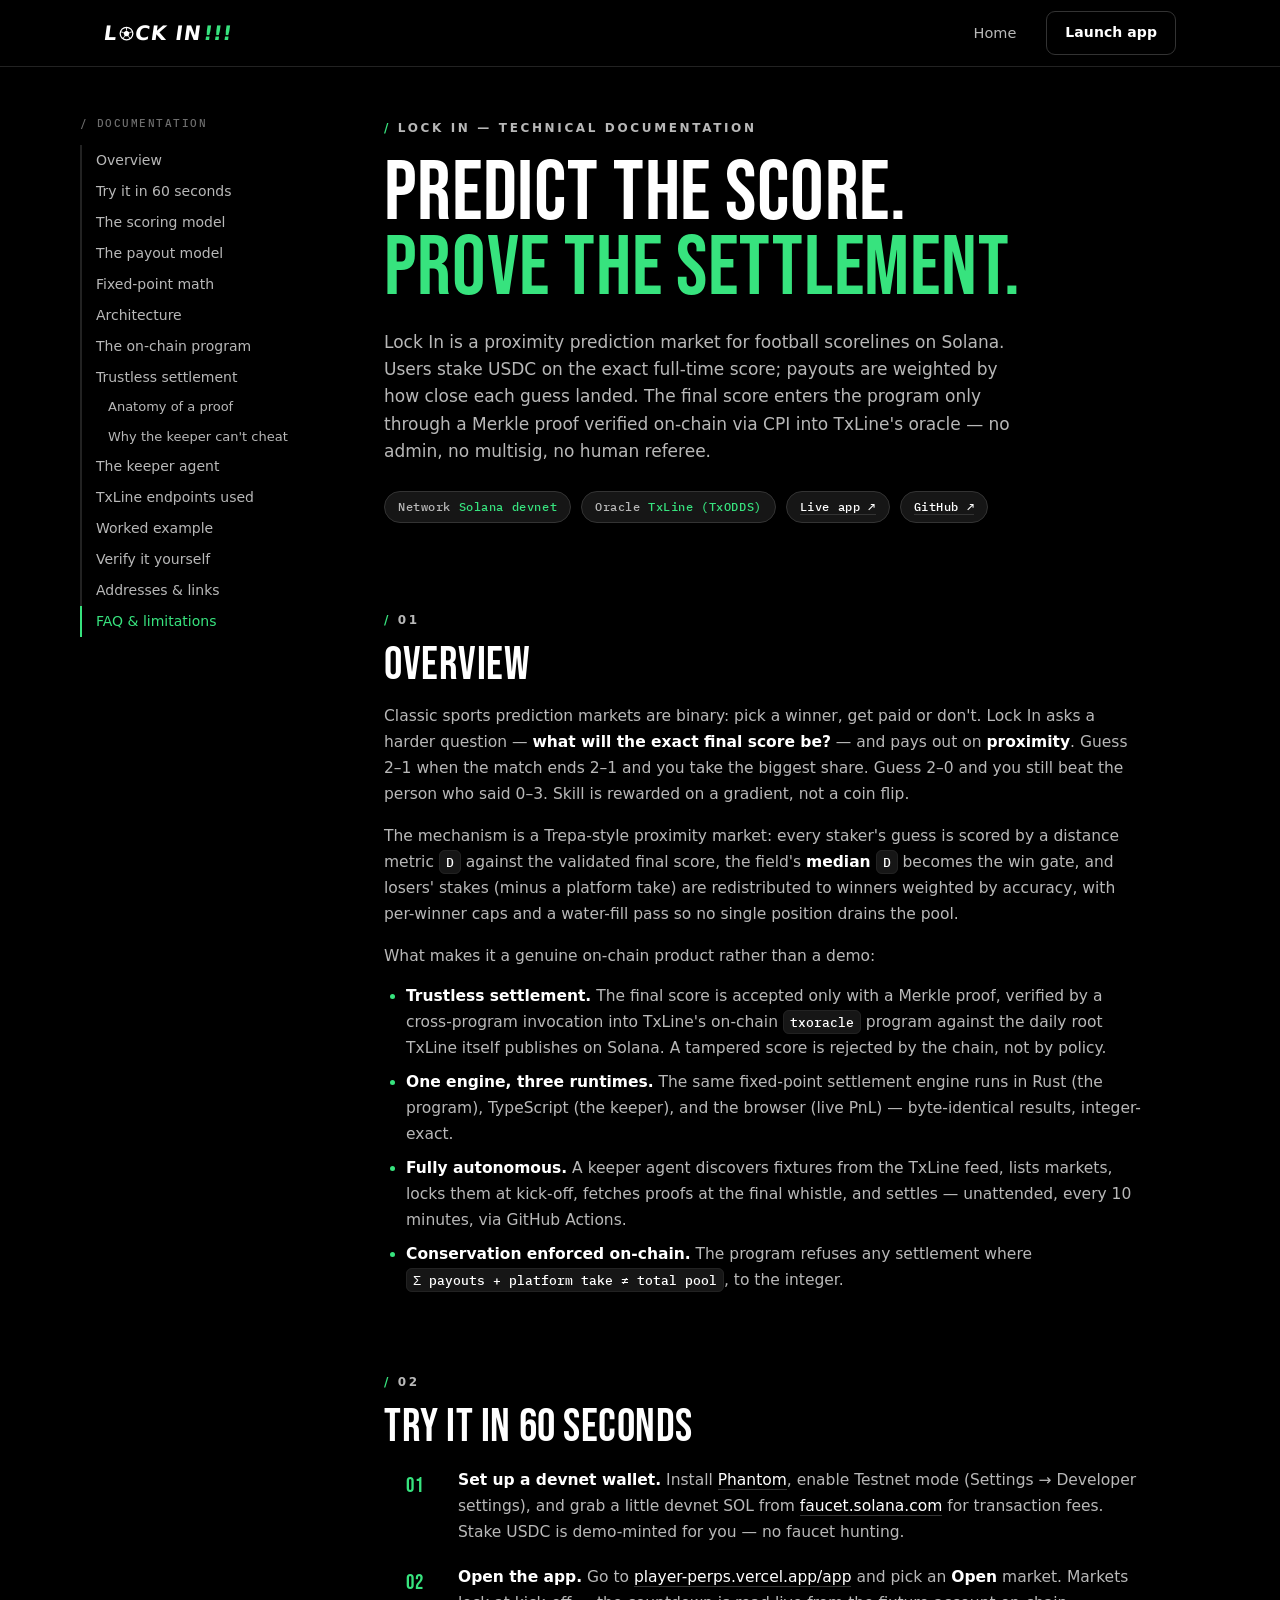
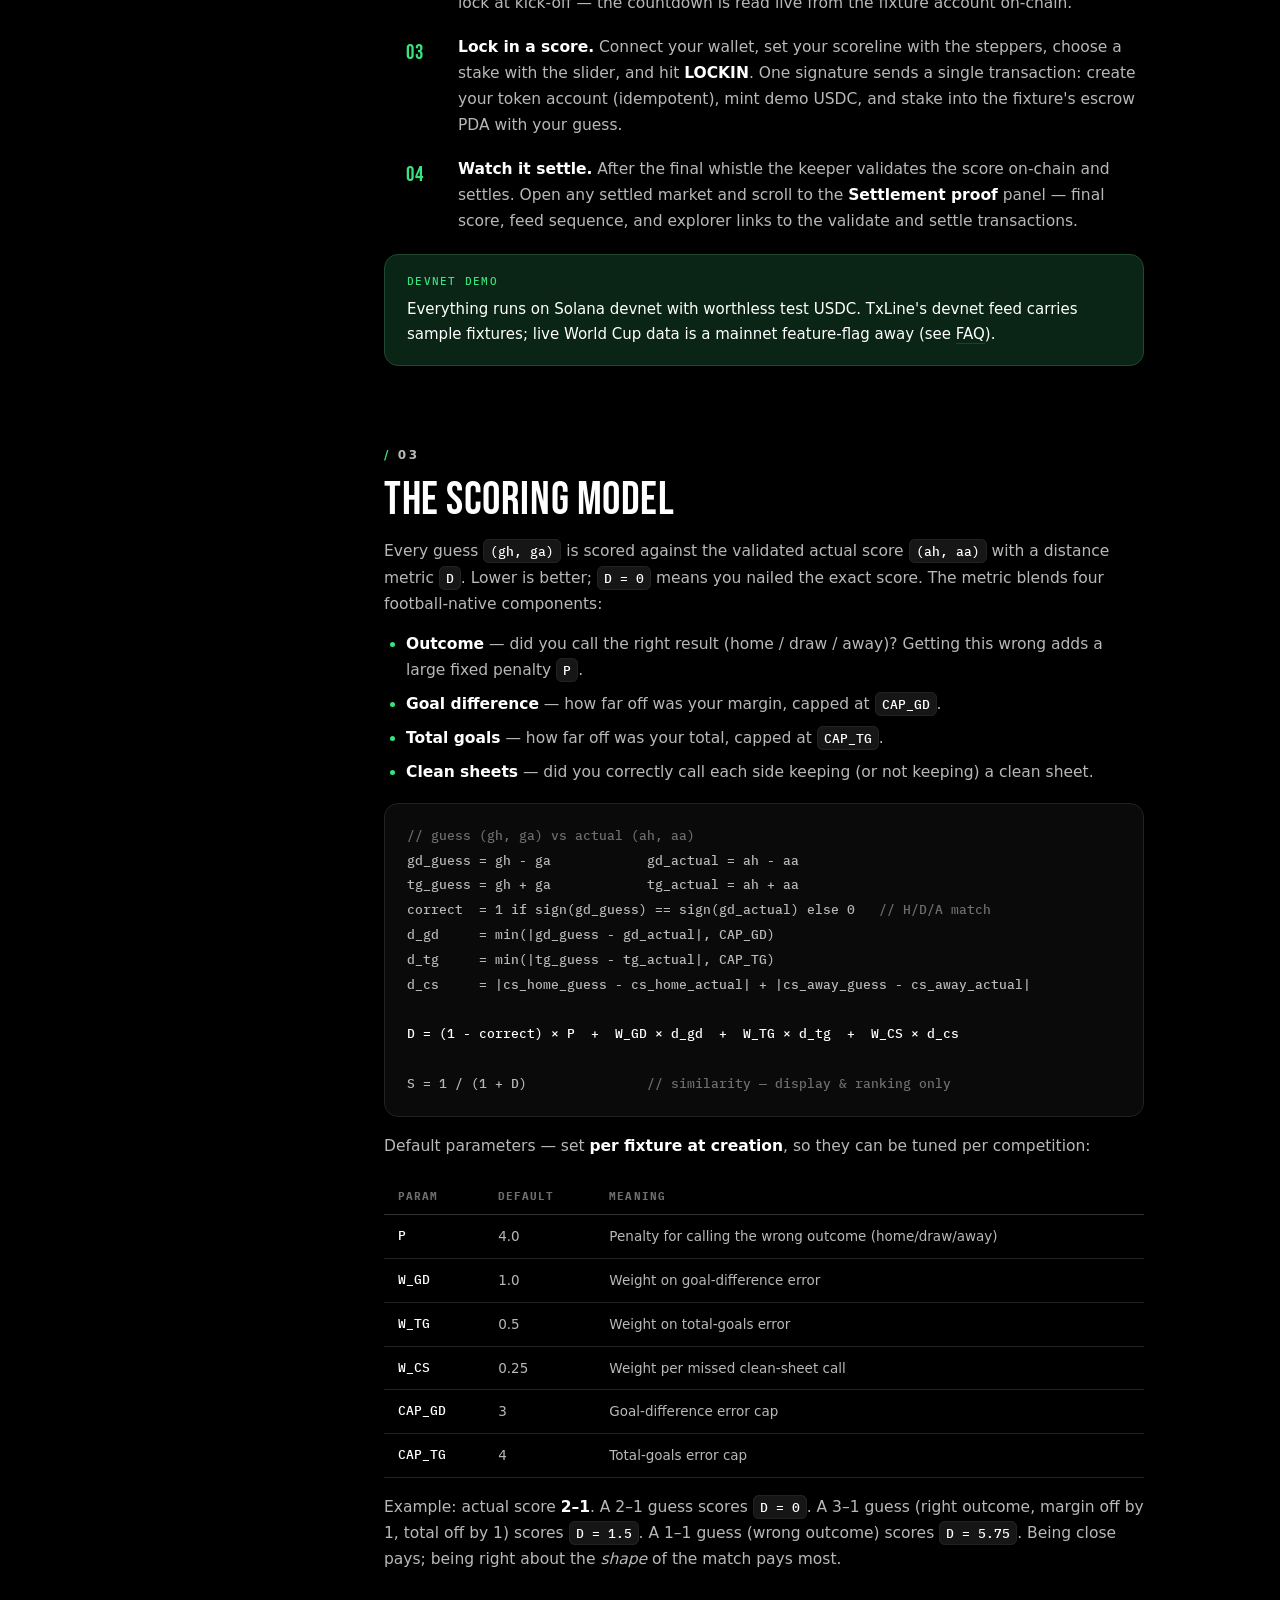
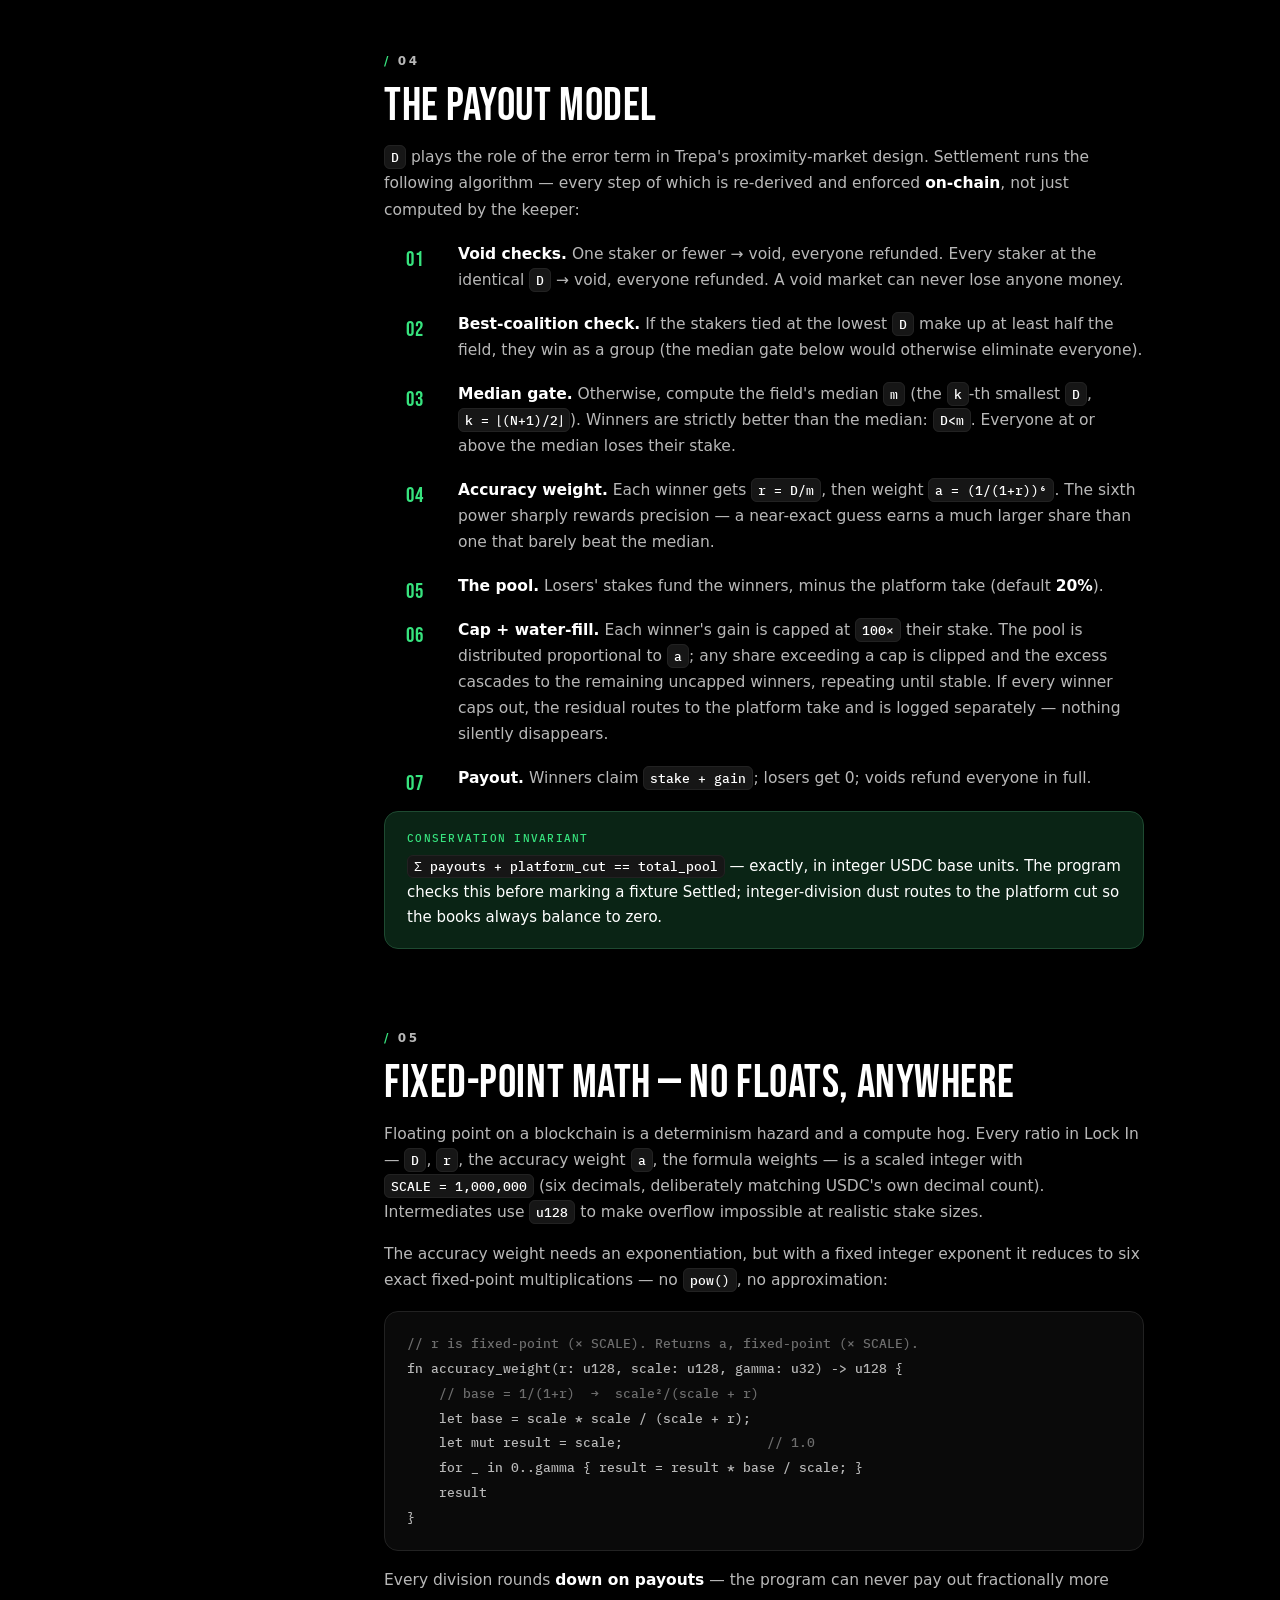
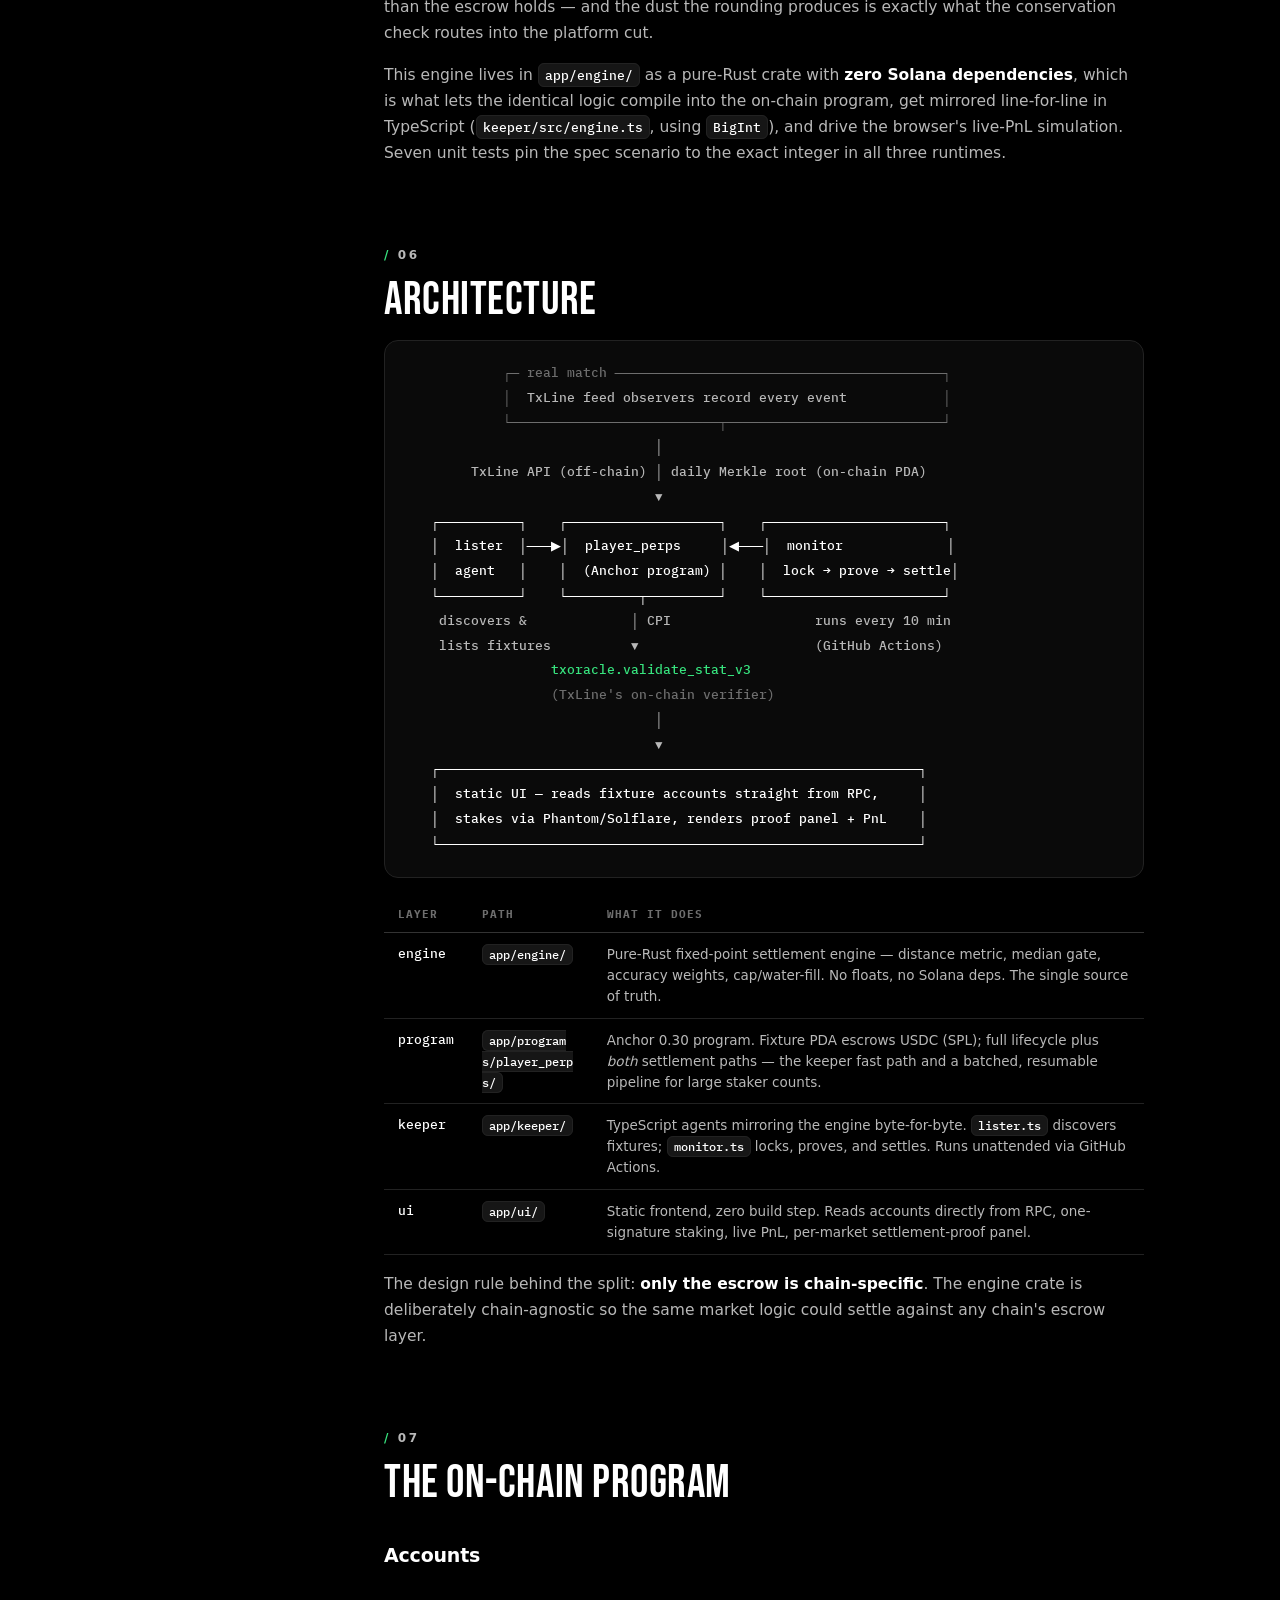
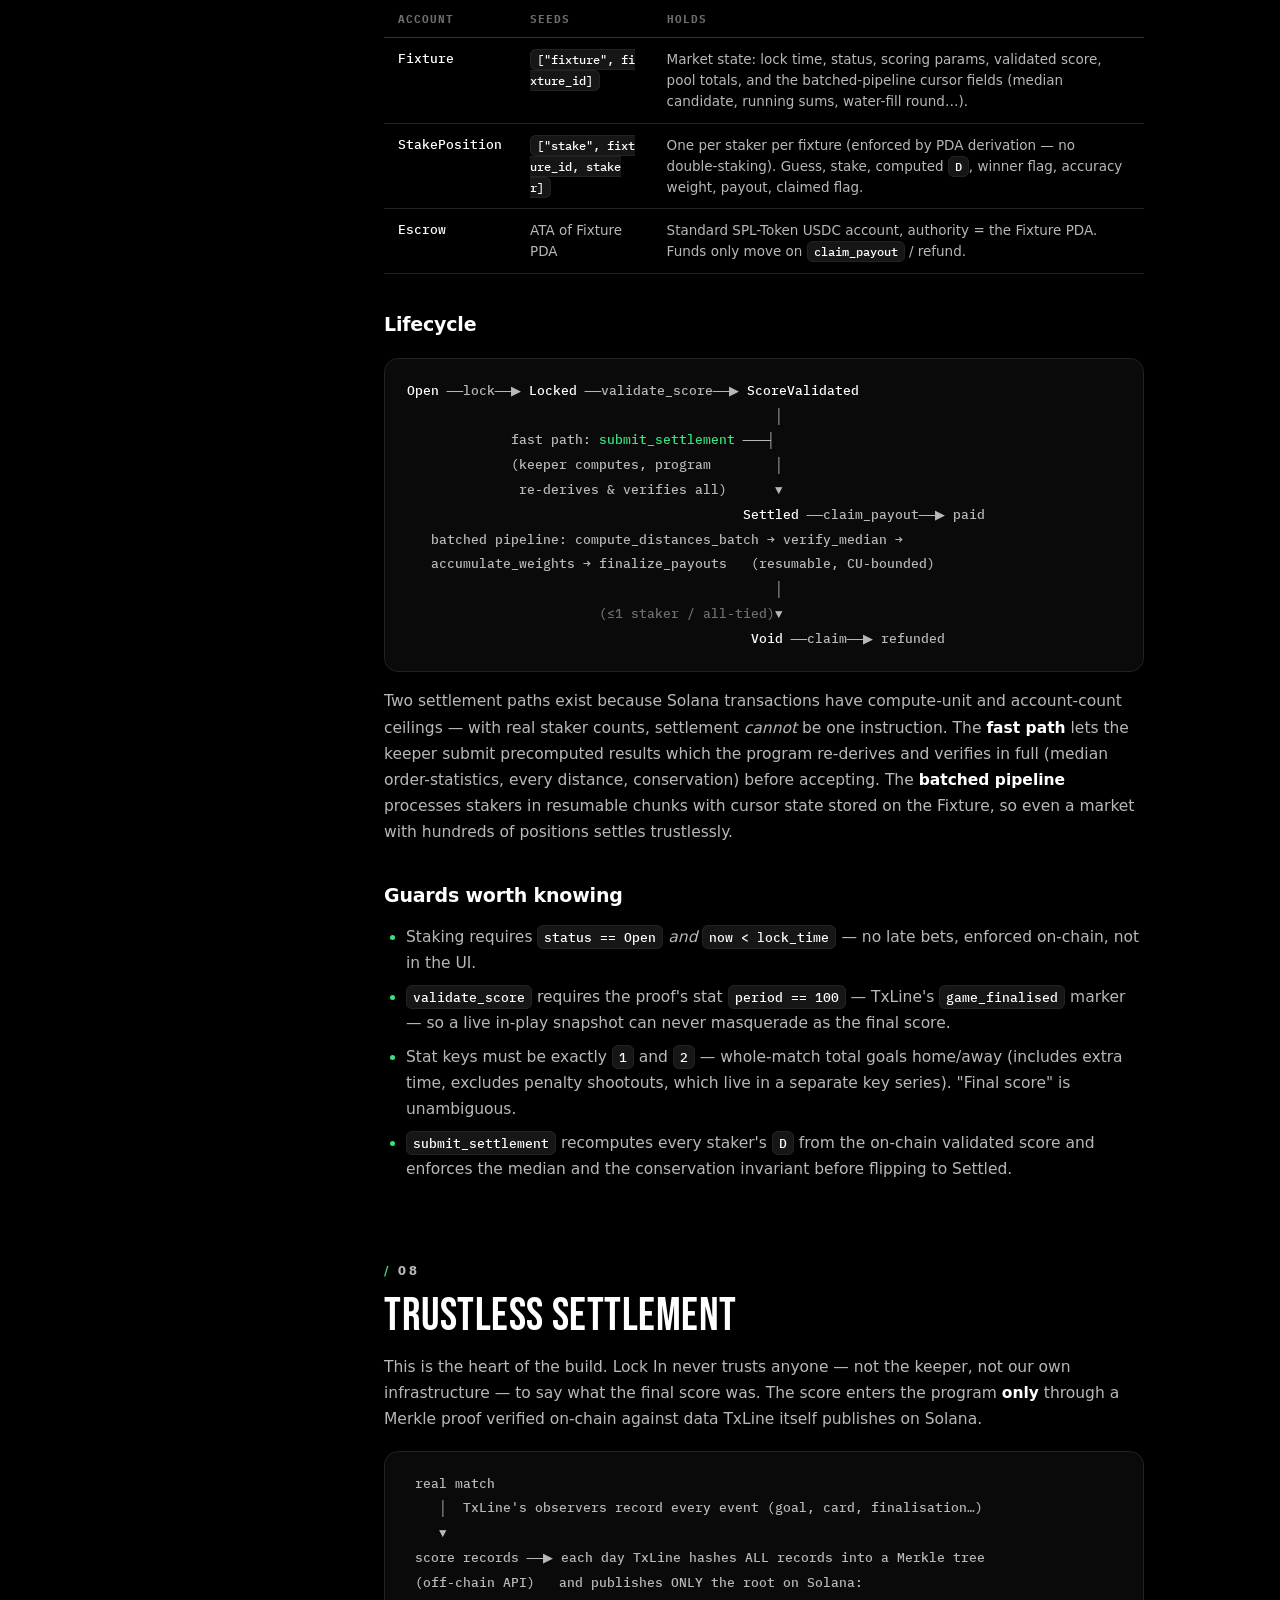
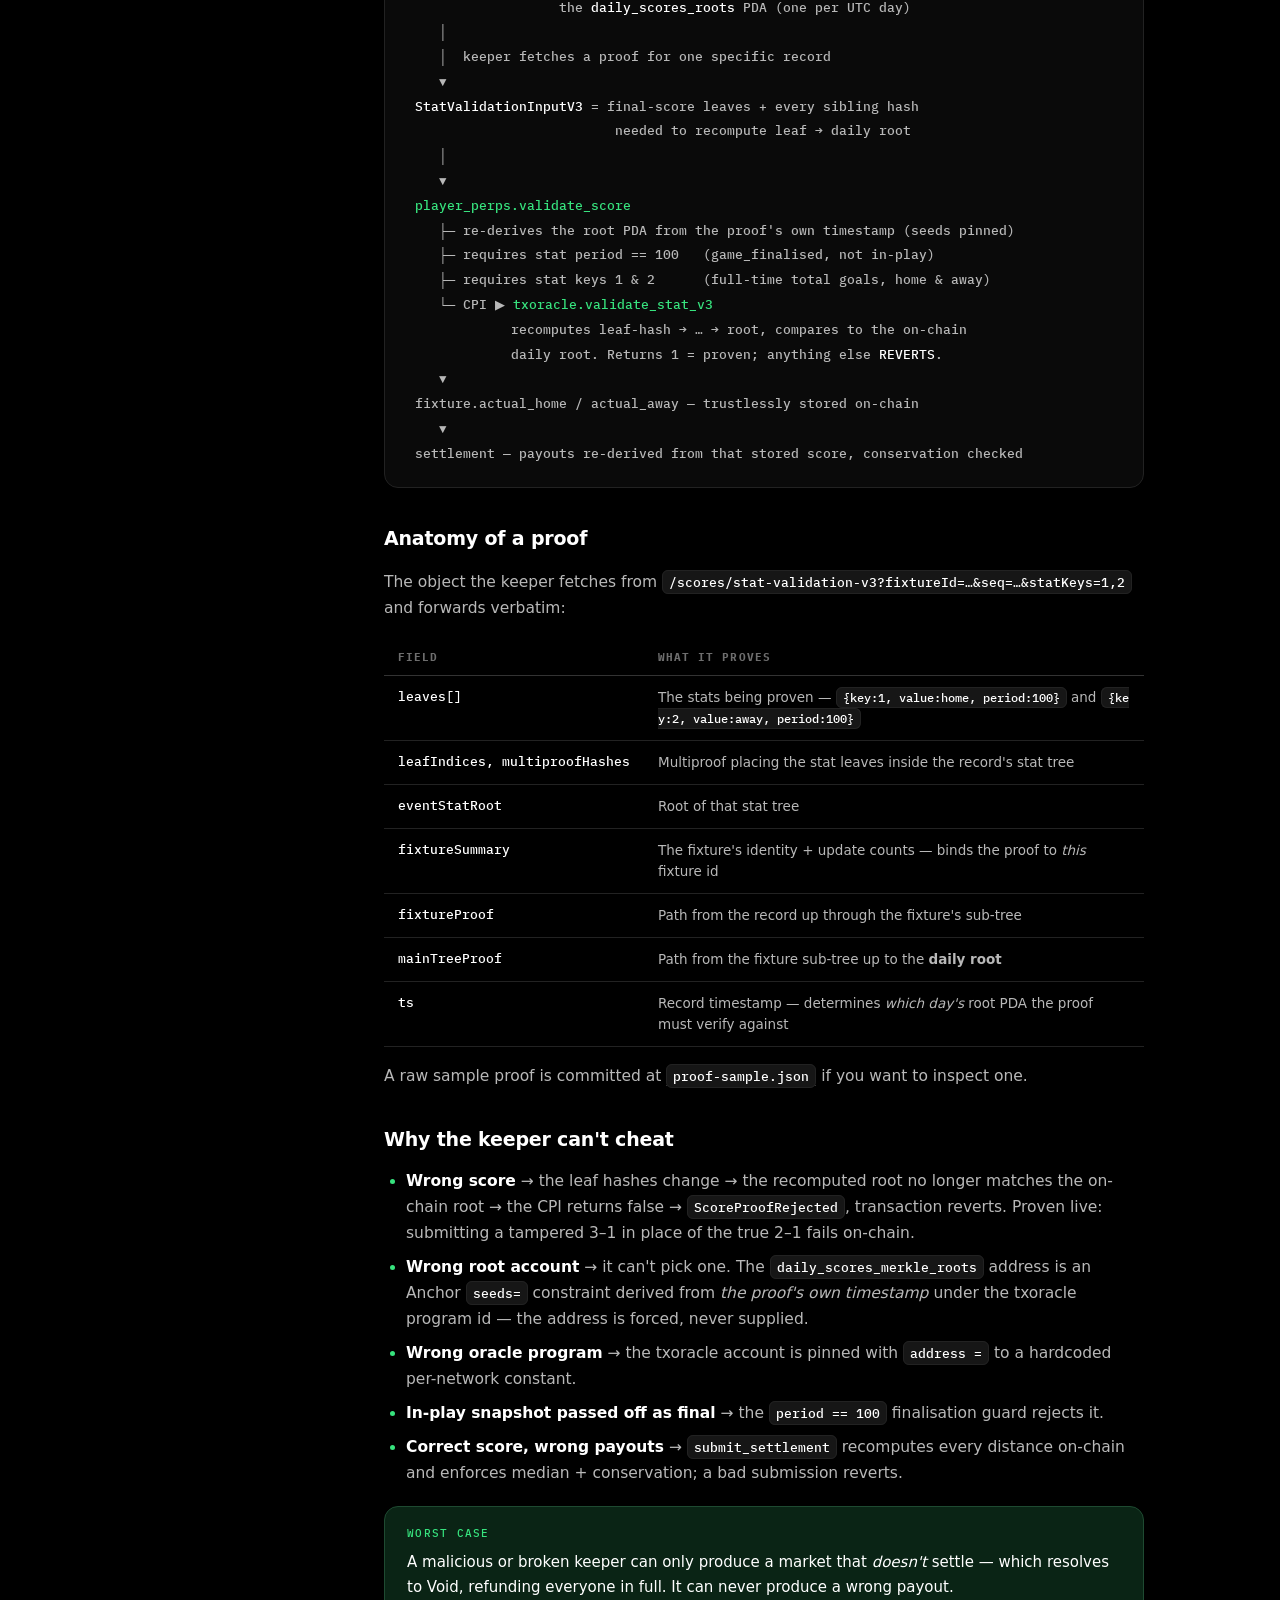
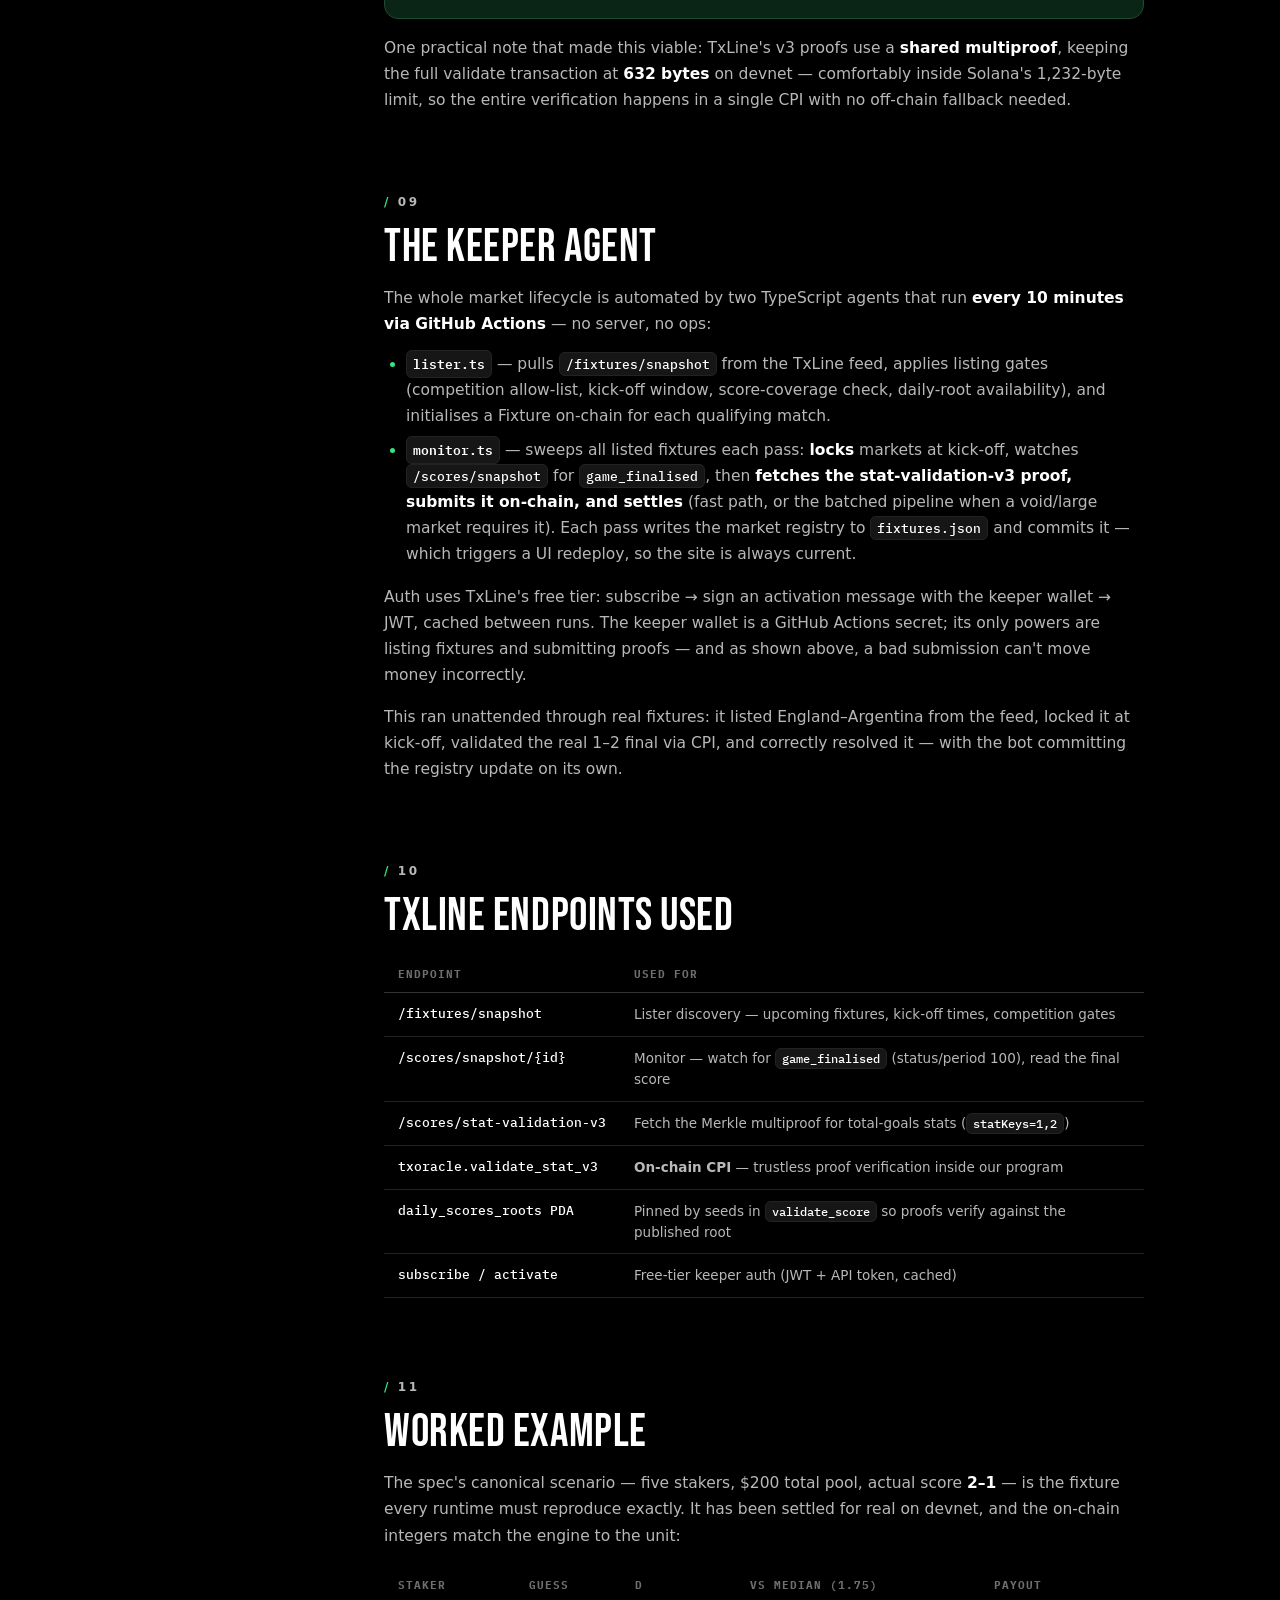
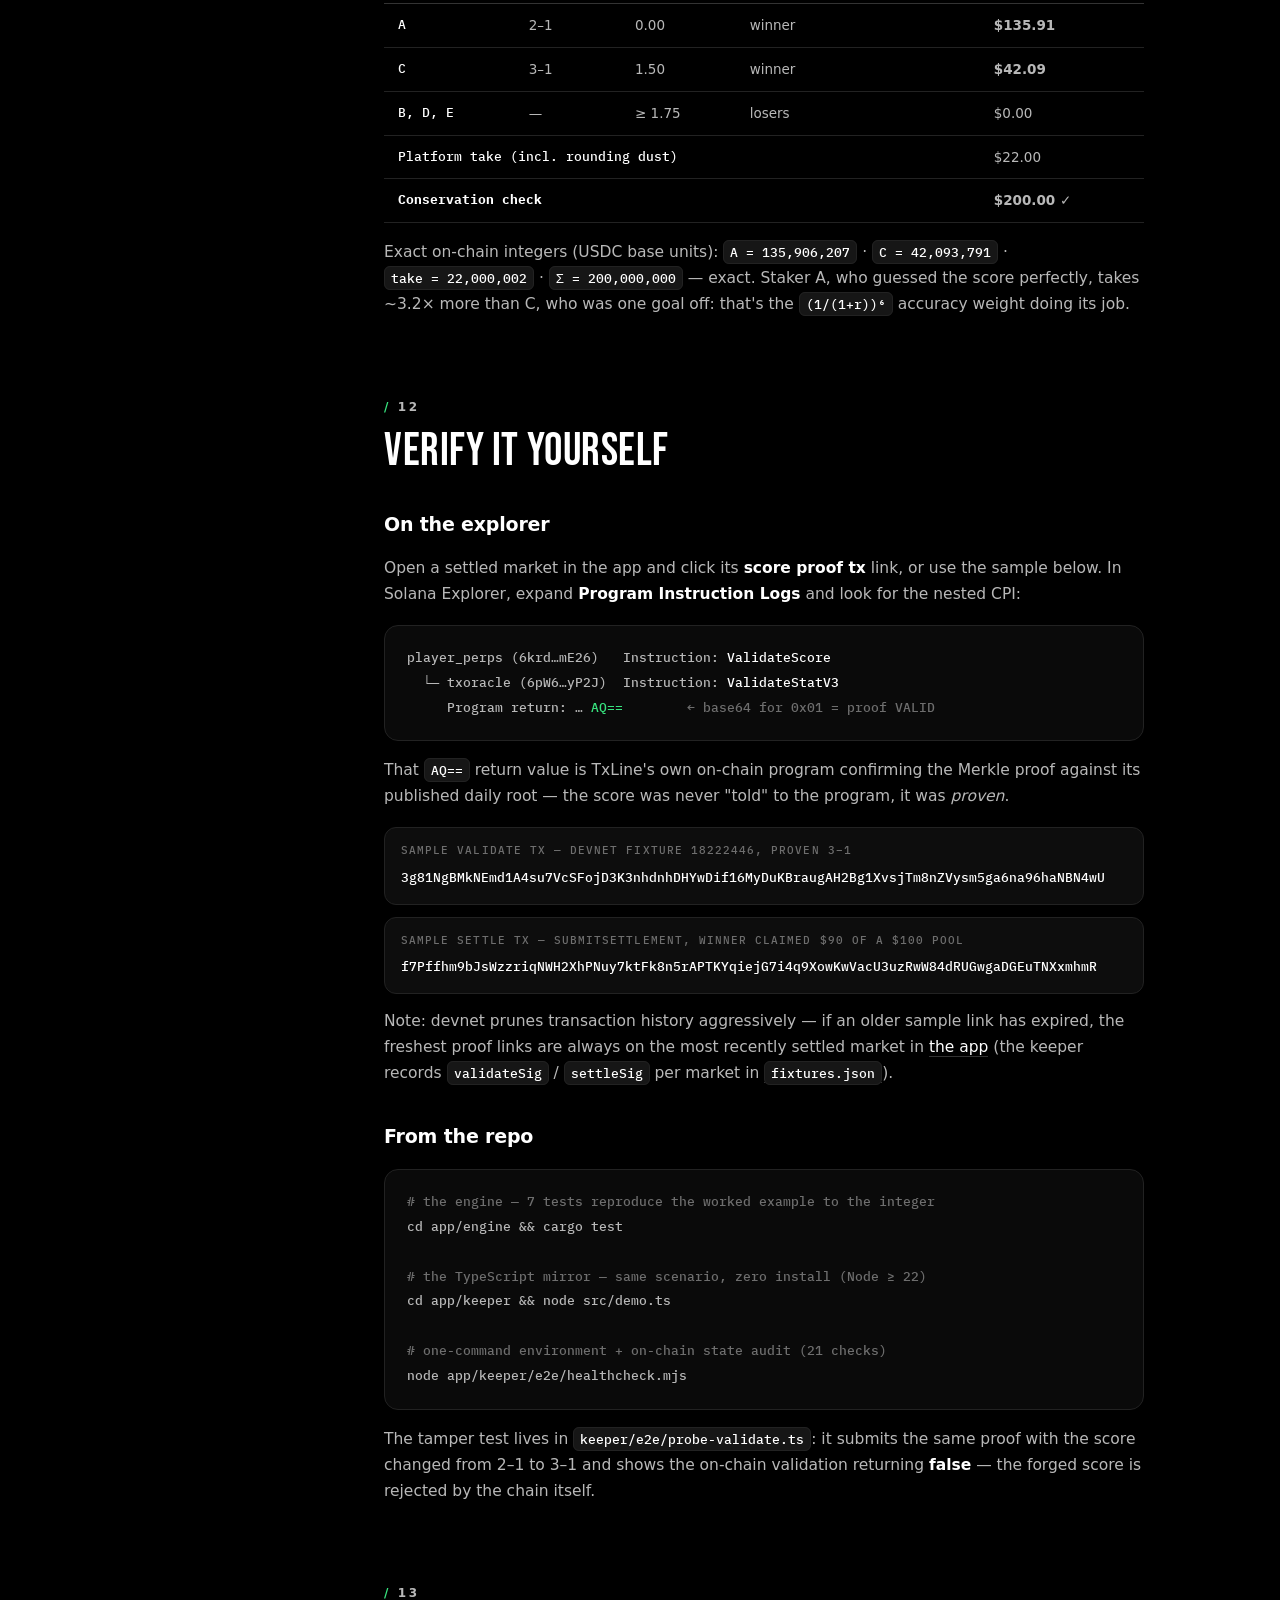
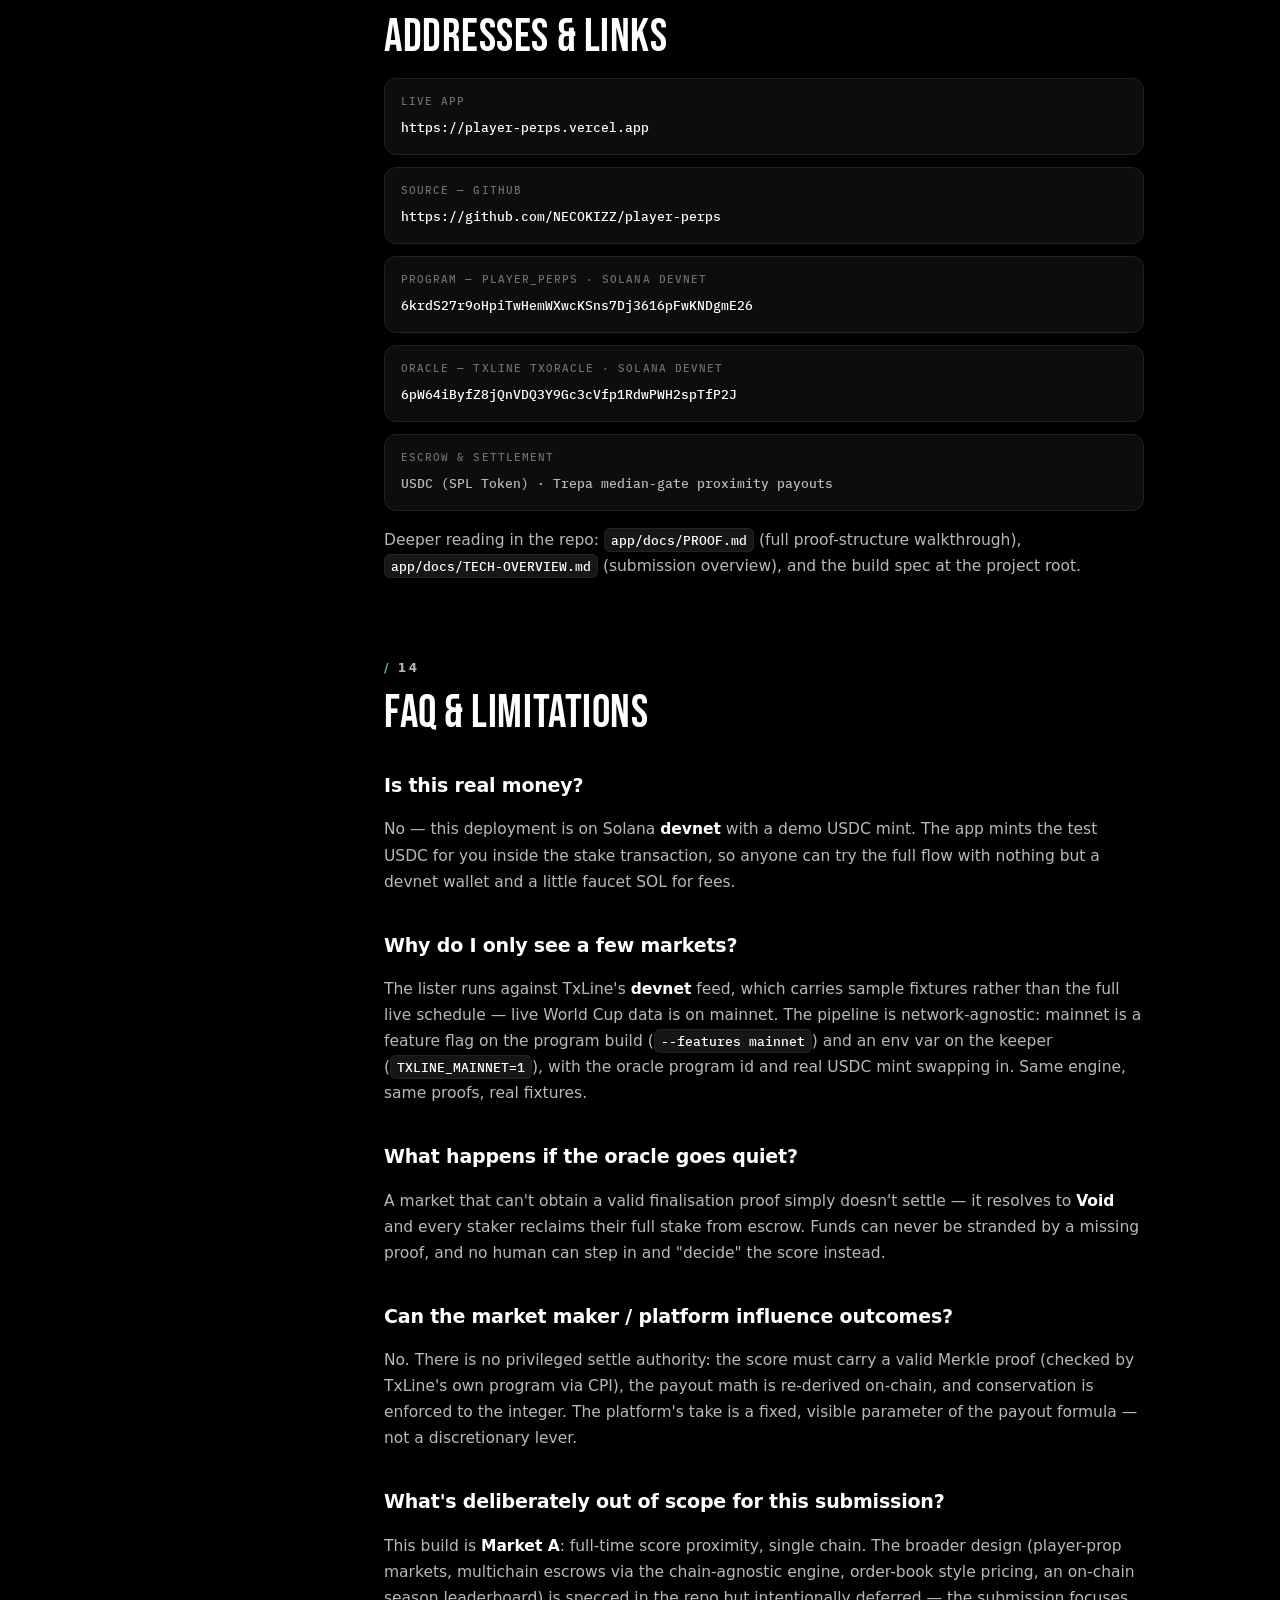
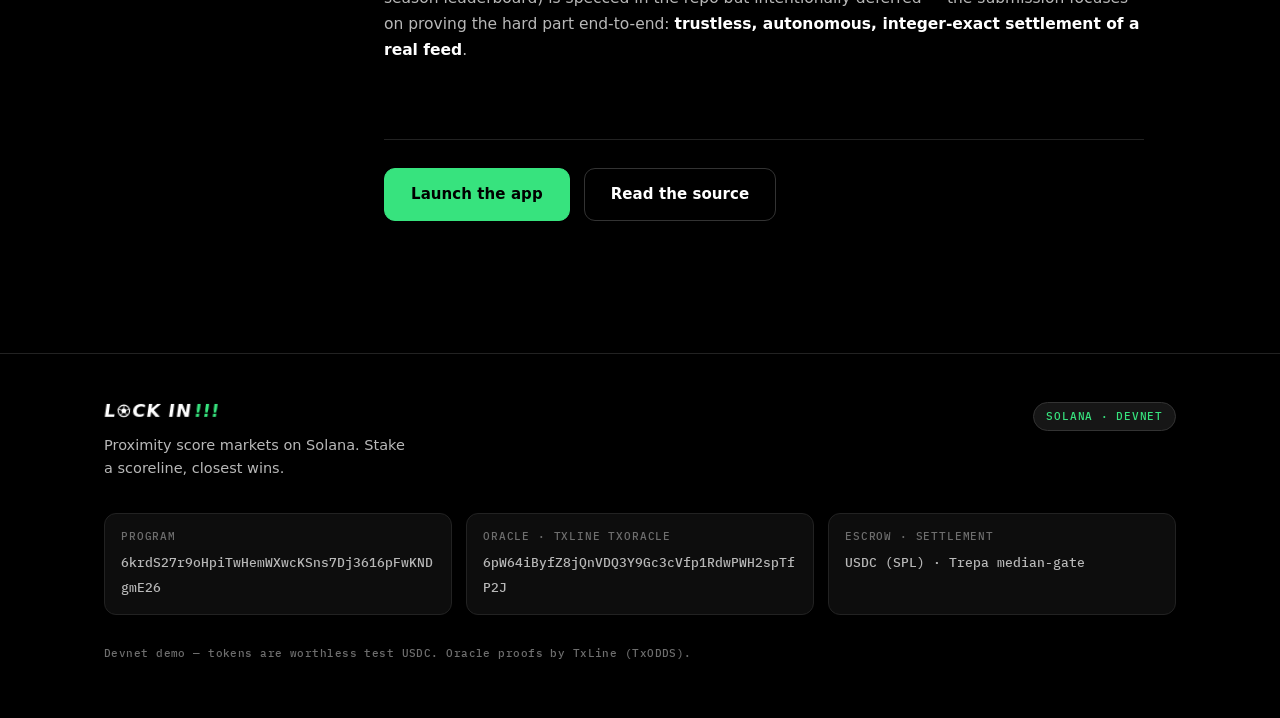
<file: app/ui/docs.html>
<!DOCTYPE html>
<html lang="en">
<head>
<meta charset="UTF-8">
<meta name="viewport" content="width=device-width, initial-scale=1.0">
<title>Lock In — Docs · how proximity score markets settle trustlessly on Solana</title>
<meta name="description" content="Technical documentation for Lock In: the proximity scoring model, Trepa-style payout math, the Anchor program, TxLine Merkle-proof settlement, and the autonomous keeper.">
<link rel="preconnect" href="https://fonts.googleapis.com">
<link rel="preconnect" href="https://api.fontshare.com" crossorigin>
<link href="https://fonts.googleapis.com/css2?family=Bebas+Neue&family=IBM+Plex+Mono:wght@400;500&display=swap" rel="stylesheet">
<link href="https://api.fontshare.com/v2/css?f[]=clash-display@400,500,600,700&display=swap" rel="stylesheet">
<link rel="stylesheet" href="style.css">
<style>
  /* ---------- docs layout: sticky TOC + article ---------- */
  .docs-wrap{display:grid;grid-template-columns:240px minmax(0,1fr);gap:clamp(32px,5vw,64px);padding:48px 0 0;}
  @media(max-width:920px){.docs-wrap{grid-template-columns:1fr;}}

  .toc{position:sticky;top:90px;align-self:start;font-size:14px;}
  @media(max-width:920px){.toc{position:static;border:1px solid var(--line);border-radius:var(--radius-lg);padding:20px;background:var(--surface);}}
  .toc .toc-label{font-family:var(--mono);font-size:10.5px;letter-spacing:.14em;text-transform:uppercase;color:var(--muted-2);margin-bottom:14px;}
  .toc a{display:block;color:var(--muted);padding:6px 0 6px 14px;border-left:2px solid var(--line);transition:color .15s,border-color .15s;line-height:1.35;}
  .toc a:hover{color:var(--text);}
  .toc a.active{color:var(--accent);border-left-color:var(--accent);}
  .toc a.sub{padding-left:26px;font-size:13px;}

  /* ---------- article ---------- */
  .doc{max-width:760px;}
  .doc-hero{padding-bottom:8px;}
  .doc-hero h1{font-family:var(--display);font-weight:400;font-size:clamp(46px,7vw,84px);line-height:.9;letter-spacing:.01em;margin:16px 0 0;}
  .doc-hero h1 .accent{color:var(--accent);}
  .doc-hero .lede{color:var(--muted);font-size:17px;line-height:1.6;max-width:58ch;margin:22px 0 0;}
  .doc-hero .meta-row{display:flex;flex-wrap:wrap;gap:10px;margin-top:26px;}
  .meta-chip{font-family:var(--mono);font-size:11.5px;letter-spacing:.05em;color:var(--muted);
    border:1px solid var(--line-2);background:var(--surface-2);border-radius:20px;padding:6px 13px;}
  .meta-chip b{color:var(--accent);font-weight:500;}
  .meta-chip a{color:var(--text);}
  .meta-chip a:hover{color:var(--accent);}

  .doc section{padding-top:clamp(48px,7vw,76px);scroll-margin-top:90px;}
  .doc h2{font-family:var(--display);font-weight:400;font-size:clamp(30px,4vw,46px);line-height:.94;letter-spacing:.012em;margin:12px 0 0;}
  .doc h3{font-family:var(--sans);font-weight:600;font-size:19px;letter-spacing:-.01em;margin:36px 0 12px;}
  .doc p{color:var(--muted);font-size:15.5px;line-height:1.68;margin:16px 0 0;}
  .doc p strong,.doc li strong{color:var(--text);font-weight:600;}
  .doc ul,.doc ol{color:var(--muted);font-size:15.5px;line-height:1.68;margin:14px 0 0;padding-left:22px;}
  .doc li{margin-top:8px;}
  .doc li::marker{color:var(--accent);}
  .doc a:not(.btn){color:var(--text);border-bottom:1px solid var(--line-2);transition:color .15s,border-color .15s;}
  .doc a:not(.btn):hover{color:var(--accent);border-bottom-color:var(--accent);}

  code{font-family:var(--mono);font-size:.86em;color:var(--text);background:var(--surface-2);
    border:1px solid var(--line);border-radius:6px;padding:2px 6px;white-space:nowrap;}
  pre{background:var(--bg-2);border:1px solid var(--line);border-radius:var(--radius);
    padding:20px 22px;overflow-x:auto;margin:18px 0 0;}
  pre code{background:none;border:none;padding:0;white-space:pre;font-size:12.5px;line-height:1.65;color:var(--muted);}
  pre code .g{color:var(--accent);}
  pre code .w{color:var(--text);}
  pre code .c{color:var(--muted-2);}

  .doc table{width:100%;border-collapse:collapse;margin:18px 0 0;font-size:13.5px;}
  .doc th{font-family:var(--mono);font-size:10.5px;letter-spacing:.1em;text-transform:uppercase;color:var(--muted-2);
    text-align:left;padding:10px 14px;border-bottom:1px solid var(--line-2);}
  .doc td{color:var(--muted);padding:11px 14px;border-bottom:1px solid var(--line);vertical-align:top;line-height:1.55;}
  .doc td:first-child{color:var(--text);font-family:var(--mono);font-size:12.5px;white-space:nowrap;}
  .doc td code{white-space:normal;word-break:break-all;}
  .table-scroll{overflow-x:auto;}
  .table-scroll table{min-width:520px;}

  .callout{background:var(--accent-dim);border:1px solid var(--accent-line);border-radius:var(--radius);
    padding:18px 22px;margin:20px 0 0;}
  .callout p{margin:0;color:var(--text);font-size:15px;}
  .callout .k{font-family:var(--mono);font-size:10.5px;letter-spacing:.12em;text-transform:uppercase;color:var(--accent);display:block;margin-bottom:8px;}

  .step-list{counter-reset:st;list-style:none;padding-left:0;}
  .step-list li{counter-increment:st;position:relative;padding-left:52px;margin-top:18px;}
  .step-list li::before{content:counter(st,decimal-leading-zero);position:absolute;left:0;top:1px;
    font-family:var(--display);font-size:21px;color:var(--accent);letter-spacing:.05em;}

  .addr-grid{display:grid;grid-template-columns:1fr;gap:12px;margin-top:18px;}
  .addr-card{background:var(--surface);border:1px solid var(--line);border-radius:12px;padding:14px 16px;}
  .addr-card .k{font-family:var(--mono);font-size:10.5px;letter-spacing:.1em;text-transform:uppercase;color:var(--muted-2);margin-bottom:6px;}
  .addr-card a,.addr-card span.v{font-family:var(--mono);font-size:12.5px;color:var(--muted);word-break:break-all;border-bottom:none!important;}
  .addr-card a:hover{color:var(--accent)!important;}

  .divider{height:1px;background:var(--line);margin-top:clamp(48px,7vw,76px);}
  .doc-foot-cta{display:flex;gap:14px;flex-wrap:wrap;margin-top:28px;}
</style>
</head>
<body>

<nav class="nav">
  <div class="container nav-inner">
    <a href="index.html" class="logo" aria-label="Lock In — home"><span class="wordmark" aria-hidden="true">L<span class="ball-o"><svg viewBox="0 0 24 24" fill="none" aria-hidden="true"><circle cx="12" cy="12" r="10" stroke="currentColor" stroke-width="2"/><path d="M12.00 7.00L16.76 10.45L14.94 16.05L9.06 16.05L7.24 10.45Z" fill="currentColor"/><path d="M12.00 7.00L12.00 2.00M16.76 10.45L21.51 8.91M14.94 16.05L17.88 20.09M9.06 16.05L6.12 20.09M7.24 10.45L2.49 8.91" stroke="currentColor" stroke-width="1.4"/></svg></span>CK&nbsp;IN<span class="bang">!!!</span></span></a>
    <div class="nav-links">
      <a href="index.html">Home</a>
      <a class="btn ghost sm" href="app.html">Launch app</a>
    </div>
  </div>
</nav>

<div class="container docs-wrap">

  <!-- ============ TOC ============ -->
  <aside class="toc" id="toc">
    <div class="toc-label">/ Documentation</div>
    <a href="#overview">Overview</a>
    <a href="#quickstart">Try it in 60 seconds</a>
    <a href="#scoring">The scoring model</a>
    <a href="#payout">The payout model</a>
    <a href="#fixed-point">Fixed-point math</a>
    <a href="#architecture">Architecture</a>
    <a href="#program">The on-chain program</a>
    <a href="#settlement">Trustless settlement</a>
    <a href="#settlement-anatomy" class="sub">Anatomy of a proof</a>
    <a href="#settlement-trust" class="sub">Why the keeper can't cheat</a>
    <a href="#keeper">The keeper agent</a>
    <a href="#txline">TxLine endpoints used</a>
    <a href="#worked-example">Worked example</a>
    <a href="#verify">Verify it yourself</a>
    <a href="#addresses">Addresses &amp; links</a>
    <a href="#faq">FAQ &amp; limitations</a>
  </aside>

  <!-- ============ ARTICLE ============ -->
  <article class="doc">

    <header class="doc-hero">
      <span class="eyebrow"><span class="tick">/</span> Lock In — technical documentation</span>
      <h1>PREDICT THE SCORE.<br><span class="accent">PROVE THE SETTLEMENT.</span></h1>
      <p class="lede">Lock In is a proximity prediction market for football scorelines on Solana. Users stake USDC on the exact full-time score; payouts are weighted by how close each guess landed. The final score enters the program only through a Merkle proof verified on-chain via CPI into TxLine's oracle — no admin, no multisig, no human referee.</p>
      <div class="meta-row">
        <span class="meta-chip">Network <b>Solana devnet</b></span>
        <span class="meta-chip">Oracle <b>TxLine (TxODDS)</b></span>
        <span class="meta-chip"><a href="https://player-perps.vercel.app" target="_blank" rel="noopener">Live app ↗</a></span>
        <span class="meta-chip"><a href="https://github.com/NECOKIZZ/player-perps" target="_blank" rel="noopener">GitHub ↗</a></span>
      </div>
    </header>

    <!-- ============ OVERVIEW ============ -->
    <section id="overview">
      <span class="eyebrow"><span class="tick">/</span> 01</span>
      <h2>OVERVIEW</h2>
      <p>Classic sports prediction markets are binary: pick a winner, get paid or don't. Lock In asks a harder question — <strong>what will the exact final score be?</strong> — and pays out on <strong>proximity</strong>. Guess 2–1 when the match ends 2–1 and you take the biggest share. Guess 2–0 and you still beat the person who said 0–3. Skill is rewarded on a gradient, not a coin flip.</p>
      <p>The mechanism is a Trepa-style proximity market: every staker's guess is scored by a distance metric <code>D</code> against the validated final score, the field's <strong>median</strong> <code>D</code> becomes the win gate, and losers' stakes (minus a platform take) are redistributed to winners weighted by accuracy, with per-winner caps and a water-fill pass so no single position drains the pool.</p>
      <p>What makes it a genuine on-chain product rather than a demo:</p>
      <ul>
        <li><strong>Trustless settlement.</strong> The final score is accepted only with a Merkle proof, verified by a cross-program invocation into TxLine's on-chain <code>txoracle</code> program against the daily root TxLine itself publishes on Solana. A tampered score is rejected by the chain, not by policy.</li>
        <li><strong>One engine, three runtimes.</strong> The same fixed-point settlement engine runs in Rust (the program), TypeScript (the keeper), and the browser (live PnL) — byte-identical results, integer-exact.</li>
        <li><strong>Fully autonomous.</strong> A keeper agent discovers fixtures from the TxLine feed, lists markets, locks them at kick-off, fetches proofs at the final whistle, and settles — unattended, every 10 minutes, via GitHub Actions.</li>
        <li><strong>Conservation enforced on-chain.</strong> The program refuses any settlement where <code>Σ payouts + platform take ≠ total pool</code>, to the integer.</li>
      </ul>
    </section>

    <!-- ============ QUICKSTART ============ -->
    <section id="quickstart">
      <span class="eyebrow"><span class="tick">/</span> 02</span>
      <h2>TRY IT IN 60 SECONDS</h2>
      <ol class="step-list">
        <li><strong>Set up a devnet wallet.</strong> Install <a href="https://phantom.app" target="_blank" rel="noopener">Phantom</a>, enable Testnet mode (Settings → Developer settings), and grab a little devnet SOL from <a href="https://faucet.solana.com" target="_blank" rel="noopener">faucet.solana.com</a> for transaction fees. Stake USDC is demo-minted for you — no faucet hunting.</li>
        <li><strong>Open the app.</strong> Go to <a href="https://player-perps.vercel.app/app" target="_blank" rel="noopener">player-perps.vercel.app/app</a> and pick an <strong>Open</strong> market. Markets lock at kick-off — the countdown is read live from the fixture account on-chain.</li>
        <li><strong>Lock in a score.</strong> Connect your wallet, set your scoreline with the steppers, choose a stake with the slider, and hit <strong>LOCKIN</strong>. One signature sends a single transaction: create your token account (idempotent), mint demo USDC, and stake into the fixture's escrow PDA with your guess.</li>
        <li><strong>Watch it settle.</strong> After the final whistle the keeper validates the score on-chain and settles. Open any settled market and scroll to the <strong>Settlement proof</strong> panel — final score, feed sequence, and explorer links to the validate and settle transactions.</li>
      </ol>
      <div class="callout">
        <span class="k">Devnet demo</span>
        <p>Everything runs on Solana devnet with worthless test USDC. TxLine's devnet feed carries sample fixtures; live World Cup data is a mainnet feature-flag away (see <a href="#faq">FAQ</a>).</p>
      </div>
    </section>

    <!-- ============ SCORING ============ -->
    <section id="scoring">
      <span class="eyebrow"><span class="tick">/</span> 03</span>
      <h2>THE SCORING MODEL</h2>
      <p>Every guess <code>(gh, ga)</code> is scored against the validated actual score <code>(ah, aa)</code> with a distance metric <code>D</code>. Lower is better; <code>D = 0</code> means you nailed the exact score. The metric blends four football-native components:</p>
      <ul>
        <li><strong>Outcome</strong> — did you call the right result (home / draw / away)? Getting this wrong adds a large fixed penalty <code>P</code>.</li>
        <li><strong>Goal difference</strong> — how far off was your margin, capped at <code>CAP_GD</code>.</li>
        <li><strong>Total goals</strong> — how far off was your total, capped at <code>CAP_TG</code>.</li>
        <li><strong>Clean sheets</strong> — did you correctly call each side keeping (or not keeping) a clean sheet.</li>
      </ul>
<pre><code><span class="c">// guess (gh, ga) vs actual (ah, aa)</span>
gd_guess = gh - ga            gd_actual = ah - aa
tg_guess = gh + ga            tg_actual = ah + aa
correct  = 1 if sign(gd_guess) == sign(gd_actual) else 0   <span class="c">// H/D/A match</span>
d_gd     = min(|gd_guess - gd_actual|, CAP_GD)
d_tg     = min(|tg_guess - tg_actual|, CAP_TG)
d_cs     = |cs_home_guess - cs_home_actual| + |cs_away_guess - cs_away_actual|

<span class="w">D = (1 - correct) × P  +  W_GD × d_gd  +  W_TG × d_tg  +  W_CS × d_cs</span>

S = 1 / (1 + D)               <span class="c">// similarity — display &amp; ranking only</span></code></pre>
      <p>Default parameters — set <strong>per fixture at creation</strong>, so they can be tuned per competition:</p>
      <div class="table-scroll"><table>
        <tr><th>Param</th><th>Default</th><th>Meaning</th></tr>
        <tr><td>P</td><td>4.0</td><td>Penalty for calling the wrong outcome (home/draw/away)</td></tr>
        <tr><td>W_GD</td><td>1.0</td><td>Weight on goal-difference error</td></tr>
        <tr><td>W_TG</td><td>0.5</td><td>Weight on total-goals error</td></tr>
        <tr><td>W_CS</td><td>0.25</td><td>Weight per missed clean-sheet call</td></tr>
        <tr><td>CAP_GD</td><td>3</td><td>Goal-difference error cap</td></tr>
        <tr><td>CAP_TG</td><td>4</td><td>Total-goals error cap</td></tr>
      </table></div>
      <p>Example: actual score <strong>2–1</strong>. A 2–1 guess scores <code>D = 0</code>. A 3–1 guess (right outcome, margin off by 1, total off by 1) scores <code>D = 1.5</code>. A 1–1 guess (wrong outcome) scores <code>D = 5.75</code>. Being close pays; being right about the <em>shape</em> of the match pays most.</p>
    </section>

    <!-- ============ PAYOUT ============ -->
    <section id="payout">
      <span class="eyebrow"><span class="tick">/</span> 04</span>
      <h2>THE PAYOUT MODEL</h2>
      <p><code>D</code> plays the role of the error term in Trepa's proximity-market design. Settlement runs the following algorithm — every step of which is re-derived and enforced <strong>on-chain</strong>, not just computed by the keeper:</p>
      <ol class="step-list">
        <li><strong>Void checks.</strong> One staker or fewer → void, everyone refunded. Every staker at the identical <code>D</code> → void, everyone refunded. A void market can never lose anyone money.</li>
        <li><strong>Best-coalition check.</strong> If the stakers tied at the lowest <code>D</code> make up at least half the field, they win as a group (the median gate below would otherwise eliminate everyone).</li>
        <li><strong>Median gate.</strong> Otherwise, compute the field's median <code>m</code> (the <code>k</code>-th smallest <code>D</code>, <code>k = ⌊(N+1)/2⌋</code>). Winners are strictly better than the median: <code>D&lt;m</code>. Everyone at or above the median loses their stake.</li>
        <li><strong>Accuracy weight.</strong> Each winner gets <code>r = D/m</code>, then weight <code>a = (1/(1+r))⁶</code>. The sixth power sharply rewards precision — a near-exact guess earns a much larger share than one that barely beat the median.</li>
        <li><strong>The pool.</strong> Losers' stakes fund the winners, minus the platform take (default <strong>20%</strong>).</li>
        <li><strong>Cap + water-fill.</strong> Each winner's gain is capped at <code>100×</code> their stake. The pool is distributed proportional to <code>a</code>; any share exceeding a cap is clipped and the excess cascades to the remaining uncapped winners, repeating until stable. If every winner caps out, the residual routes to the platform take and is logged separately — nothing silently disappears.</li>
        <li><strong>Payout.</strong> Winners claim <code>stake + gain</code>; losers get 0; voids refund everyone in full.</li>
      </ol>
      <div class="callout">
        <span class="k">Conservation invariant</span>
        <p><code>Σ payouts + platform_cut == total_pool</code> — exactly, in integer USDC base units. The program checks this before marking a fixture Settled; integer-division dust routes to the platform cut so the books always balance to zero.</p>
      </div>
    </section>

    <!-- ============ FIXED POINT ============ -->
    <section id="fixed-point">
      <span class="eyebrow"><span class="tick">/</span> 05</span>
      <h2>FIXED-POINT MATH — NO FLOATS, ANYWHERE</h2>
      <p>Floating point on a blockchain is a determinism hazard and a compute hog. Every ratio in Lock In — <code>D</code>, <code>r</code>, the accuracy weight <code>a</code>, the formula weights — is a scaled integer with <code>SCALE = 1,000,000</code> (six decimals, deliberately matching USDC's own decimal count). Intermediates use <code>u128</code> to make overflow impossible at realistic stake sizes.</p>
      <p>The accuracy weight needs an exponentiation, but with a fixed integer exponent it reduces to six exact fixed-point multiplications — no <code>pow()</code>, no approximation:</p>
<pre><code><span class="c">// r is fixed-point (× SCALE). Returns a, fixed-point (× SCALE).</span>
fn accuracy_weight(r: u128, scale: u128, gamma: u32) -> u128 {
    <span class="c">// base = 1/(1+r)  →  scale²/(scale + r)</span>
    let base = scale * scale / (scale + r);
    let mut result = scale;                  <span class="c">// 1.0</span>
    for _ in 0..gamma { result = result * base / scale; }
    result
}</code></pre>
      <p>Every division rounds <strong>down on payouts</strong> — the program can never pay out fractionally more than the escrow holds — and the dust the rounding produces is exactly what the conservation check routes into the platform cut.</p>
      <p>This engine lives in <code>app/engine/</code> as a pure-Rust crate with <strong>zero Solana dependencies</strong>, which is what lets the identical logic compile into the on-chain program, get mirrored line-for-line in TypeScript (<code>keeper/src/engine.ts</code>, using <code>BigInt</code>), and drive the browser's live-PnL simulation. Seven unit tests pin the spec scenario to the exact integer in all three runtimes.</p>
    </section>

    <!-- ============ ARCHITECTURE ============ -->
    <section id="architecture">
      <span class="eyebrow"><span class="tick">/</span> 06</span>
      <h2>ARCHITECTURE</h2>
<pre><code>            <span class="c">┌─ real match ─────────────────────────────────────────┐</span>
            <span class="c">│</span>  TxLine feed observers record every event            <span class="c">│</span>
            <span class="c">└──────────────────────────┬───────────────────────────┘</span>
                               │
        TxLine API (off-chain) │ daily Merkle root (on-chain PDA)
                               ▼
   <span class="w">┌──────────┐    ┌───────────────────┐    ┌──────────────────────┐</span>
   <span class="w">│  lister  │───▶│  player_perps     │◀───│  monitor             │</span>
   <span class="w">│  agent   │    │  (Anchor program) │    │  lock → prove → settle│</span>
   <span class="w">└──────────┘    └─────────┬─────────┘    └──────────────────────┘</span>
    discovers &amp;             │ CPI                  runs every 10 min
    lists fixtures          ▼                      (GitHub Actions)
                  <span class="g">txoracle.validate_stat_v3</span>
                  <span class="c">(TxLine's on-chain verifier)</span>
                               │
                               ▼
   <span class="w">┌────────────────────────────────────────────────────────────┐</span>
   <span class="w">│  static UI — reads fixture accounts straight from RPC,     │</span>
   <span class="w">│  stakes via Phantom/Solflare, renders proof panel + PnL    │</span>
   <span class="w">└────────────────────────────────────────────────────────────┘</span></code></pre>
      <div class="table-scroll"><table>
        <tr><th>Layer</th><th>Path</th><th>What it does</th></tr>
        <tr><td>engine</td><td><code>app/engine/</code></td><td>Pure-Rust fixed-point settlement engine — distance metric, median gate, accuracy weights, cap/water-fill. No floats, no Solana deps. The single source of truth.</td></tr>
        <tr><td>program</td><td><code>app/programs/player_perps/</code></td><td>Anchor 0.30 program. Fixture PDA escrows USDC (SPL); full lifecycle plus <em>both</em> settlement paths — the keeper fast path and a batched, resumable pipeline for large staker counts.</td></tr>
        <tr><td>keeper</td><td><code>app/keeper/</code></td><td>TypeScript agents mirroring the engine byte-for-byte. <code>lister.ts</code> discovers fixtures; <code>monitor.ts</code> locks, proves, and settles. Runs unattended via GitHub Actions.</td></tr>
        <tr><td>ui</td><td><code>app/ui/</code></td><td>Static frontend, zero build step. Reads accounts directly from RPC, one-signature staking, live PnL, per-market settlement-proof panel.</td></tr>
      </table></div>
      <p>The design rule behind the split: <strong>only the escrow is chain-specific</strong>. The engine crate is deliberately chain-agnostic so the same market logic could settle against any chain's escrow layer.</p>
    </section>

    <!-- ============ PROGRAM ============ -->
    <section id="program">
      <span class="eyebrow"><span class="tick">/</span> 07</span>
      <h2>THE ON-CHAIN PROGRAM</h2>
      <h3>Accounts</h3>
      <div class="table-scroll"><table>
        <tr><th>Account</th><th>Seeds</th><th>Holds</th></tr>
        <tr><td>Fixture</td><td><code>["fixture", fixture_id]</code></td><td>Market state: lock time, status, scoring params, validated score, pool totals, and the batched-pipeline cursor fields (median candidate, running sums, water-fill round…).</td></tr>
        <tr><td>StakePosition</td><td><code>["stake", fixture_id, staker]</code></td><td>One per staker per fixture (enforced by PDA derivation — no double-staking). Guess, stake, computed <code>D</code>, winner flag, accuracy weight, payout, claimed flag.</td></tr>
        <tr><td>Escrow</td><td>ATA of Fixture PDA</td><td>Standard SPL-Token USDC account, authority = the Fixture PDA. Funds only move on <code>claim_payout</code> / refund.</td></tr>
      </table></div>

      <h3>Lifecycle</h3>
<pre><code><span class="w">Open</span> ──lock──▶ <span class="w">Locked</span> ──validate_score──▶ <span class="w">ScoreValidated</span>
                                              │
             fast path: <span class="g">submit_settlement</span> ───┤
             (keeper computes, program        │
              re-derives &amp; verifies all)      ▼
                                          <span class="w">Settled</span> ──claim_payout──▶ paid
   batched pipeline: compute_distances_batch → verify_median →
   accumulate_weights → finalize_payouts   (resumable, CU-bounded)
                                              │
                        <span class="c">(≤1 staker / all-tied)</span>▼
                                           <span class="w">Void</span> ──claim──▶ refunded</code></pre>
      <p>Two settlement paths exist because Solana transactions have compute-unit and account-count ceilings — with real staker counts, settlement <em>cannot</em> be one instruction. The <strong>fast path</strong> lets the keeper submit precomputed results which the program re-derives and verifies in full (median order-statistics, every distance, conservation) before accepting. The <strong>batched pipeline</strong> processes stakers in resumable chunks with cursor state stored on the Fixture, so even a market with hundreds of positions settles trustlessly.</p>

      <h3>Guards worth knowing</h3>
      <ul>
        <li>Staking requires <code>status == Open</code> <em>and</em> <code>now &lt; lock_time</code> — no late bets, enforced on-chain, not in the UI.</li>
        <li><code>validate_score</code> requires the proof's stat <code>period == 100</code> — TxLine's <code>game_finalised</code> marker — so a live in-play snapshot can never masquerade as the final score.</li>
        <li>Stat keys must be exactly <code>1</code> and <code>2</code> — whole-match total goals home/away (includes extra time, excludes penalty shootouts, which live in a separate key series). "Final score" is unambiguous.</li>
        <li><code>submit_settlement</code> recomputes every staker's <code>D</code> from the on-chain validated score and enforces the median and the conservation invariant before flipping to Settled.</li>
      </ul>
    </section>

    <!-- ============ SETTLEMENT ============ -->
    <section id="settlement">
      <span class="eyebrow"><span class="tick">/</span> 08</span>
      <h2>TRUSTLESS SETTLEMENT</h2>
      <p>This is the heart of the build. Lock In never trusts anyone — not the keeper, not our own infrastructure — to say what the final score was. The score enters the program <strong>only</strong> through a Merkle proof verified on-chain against data TxLine itself publishes on Solana.</p>
<pre><code> real match
    │  TxLine's observers record every event (goal, card, finalisation…)
    ▼
 score records ──▶ each day TxLine hashes ALL records into a Merkle tree
 (off-chain API)   and publishes ONLY the root on Solana:
                   the <span class="w">daily_scores_roots</span> PDA (one per UTC day)
    │
    │  keeper fetches a proof for one specific record
    ▼
 <span class="w">StatValidationInputV3</span> = final-score leaves + every sibling hash
                          needed to recompute leaf → daily root
    │
    ▼
 <span class="g">player_perps.validate_score</span>
    ├─ re-derives the root PDA from the proof's own timestamp (seeds pinned)
    ├─ requires stat period == 100   (game_finalised, not in-play)
    ├─ requires stat keys 1 &amp; 2      (full-time total goals, home &amp; away)
    └─ CPI ▶ <span class="g">txoracle.validate_stat_v3</span>
             recomputes leaf-hash → … → root, compares to the on-chain
             daily root. Returns 1 = proven; anything else <span class="w">REVERTS</span>.
    ▼
 fixture.actual_home / actual_away — trustlessly stored on-chain
    ▼
 settlement — payouts re-derived from that stored score, conservation checked</code></pre>

      <h3 id="settlement-anatomy">Anatomy of a proof</h3>
      <p>The object the keeper fetches from <code>/scores/stat-validation-v3?fixtureId=…&amp;seq=…&amp;statKeys=1,2</code> and forwards verbatim:</p>
      <div class="table-scroll"><table>
        <tr><th>Field</th><th>What it proves</th></tr>
        <tr><td>leaves[]</td><td>The stats being proven — <code>{key:1, value:home, period:100}</code> and <code>{key:2, value:away, period:100}</code></td></tr>
        <tr><td>leafIndices, multiproofHashes</td><td>Multiproof placing the stat leaves inside the record's stat tree</td></tr>
        <tr><td>eventStatRoot</td><td>Root of that stat tree</td></tr>
        <tr><td>fixtureSummary</td><td>The fixture's identity + update counts — binds the proof to <em>this</em> fixture id</td></tr>
        <tr><td>fixtureProof</td><td>Path from the record up through the fixture's sub-tree</td></tr>
        <tr><td>mainTreeProof</td><td>Path from the fixture sub-tree up to the <strong>daily root</strong></td></tr>
        <tr><td>ts</td><td>Record timestamp — determines <em>which day's</em> root PDA the proof must verify against</td></tr>
      </table></div>
      <p>A raw sample proof is committed at <a href="proof-sample.json" target="_blank" rel="noopener"><code>proof-sample.json</code></a> if you want to inspect one.</p>

      <h3 id="settlement-trust">Why the keeper can't cheat</h3>
      <ul>
        <li><strong>Wrong score</strong> → the leaf hashes change → the recomputed root no longer matches the on-chain root → the CPI returns false → <code>ScoreProofRejected</code>, transaction reverts. Proven live: submitting a tampered 3–1 in place of the true 2–1 fails on-chain.</li>
        <li><strong>Wrong root account</strong> → it can't pick one. The <code>daily_scores_merkle_roots</code> address is an Anchor <code>seeds=</code> constraint derived from <em>the proof's own timestamp</em> under the txoracle program id — the address is forced, never supplied.</li>
        <li><strong>Wrong oracle program</strong> → the txoracle account is pinned with <code>address =</code> to a hardcoded per-network constant.</li>
        <li><strong>In-play snapshot passed off as final</strong> → the <code>period == 100</code> finalisation guard rejects it.</li>
        <li><strong>Correct score, wrong payouts</strong> → <code>submit_settlement</code> recomputes every distance on-chain and enforces median + conservation; a bad submission reverts.</li>
      </ul>
      <div class="callout">
        <span class="k">Worst case</span>
        <p>A malicious or broken keeper can only produce a market that <em>doesn't</em> settle — which resolves to Void, refunding everyone in full. It can never produce a wrong payout.</p>
      </div>
      <p>One practical note that made this viable: TxLine's v3 proofs use a <strong>shared multiproof</strong>, keeping the full validate transaction at <strong>632 bytes</strong> on devnet — comfortably inside Solana's 1,232-byte limit, so the entire verification happens in a single CPI with no off-chain fallback needed.</p>
    </section>

    <!-- ============ KEEPER ============ -->
    <section id="keeper">
      <span class="eyebrow"><span class="tick">/</span> 09</span>
      <h2>THE KEEPER AGENT</h2>
      <p>The whole market lifecycle is automated by two TypeScript agents that run <strong>every 10 minutes via GitHub Actions</strong> — no server, no ops:</p>
      <ul>
        <li><strong><code>lister.ts</code></strong> — pulls <code>/fixtures/snapshot</code> from the TxLine feed, applies listing gates (competition allow-list, kick-off window, score-coverage check, daily-root availability), and initialises a Fixture on-chain for each qualifying match.</li>
        <li><strong><code>monitor.ts</code></strong> — sweeps all listed fixtures each pass: <strong>locks</strong> markets at kick-off, watches <code>/scores/snapshot</code> for <code>game_finalised</code>, then <strong>fetches the stat-validation-v3 proof, submits it on-chain, and settles</strong> (fast path, or the batched pipeline when a void/large market requires it). Each pass writes the market registry to <code>fixtures.json</code> and commits it — which triggers a UI redeploy, so the site is always current.</li>
      </ul>
      <p>Auth uses TxLine's free tier: subscribe → sign an activation message with the keeper wallet → JWT, cached between runs. The keeper wallet is a GitHub Actions secret; its only powers are listing fixtures and submitting proofs — and as shown above, a bad submission can't move money incorrectly.</p>
      <p>This ran unattended through real fixtures: it listed England–Argentina from the feed, locked it at kick-off, validated the real 1–2 final via CPI, and correctly resolved it — with the bot committing the registry update on its own.</p>
    </section>

    <!-- ============ TXLINE ============ -->
    <section id="txline">
      <span class="eyebrow"><span class="tick">/</span> 10</span>
      <h2>TXLINE ENDPOINTS USED</h2>
      <div class="table-scroll"><table>
        <tr><th>Endpoint</th><th>Used for</th></tr>
        <tr><td>/fixtures/snapshot</td><td>Lister discovery — upcoming fixtures, kick-off times, competition gates</td></tr>
        <tr><td>/scores/snapshot/{id}</td><td>Monitor — watch for <code>game_finalised</code> (status/period 100), read the final score</td></tr>
        <tr><td>/scores/stat-validation-v3</td><td>Fetch the Merkle multiproof for total-goals stats (<code>statKeys=1,2</code>)</td></tr>
        <tr><td>txoracle.validate_stat_v3</td><td><strong>On-chain CPI</strong> — trustless proof verification inside our program</td></tr>
        <tr><td>daily_scores_roots PDA</td><td>Pinned by seeds in <code>validate_score</code> so proofs verify against the published root</td></tr>
        <tr><td>subscribe / activate</td><td>Free-tier keeper auth (JWT + API token, cached)</td></tr>
      </table></div>
    </section>

    <!-- ============ WORKED EXAMPLE ============ -->
    <section id="worked-example">
      <span class="eyebrow"><span class="tick">/</span> 11</span>
      <h2>WORKED EXAMPLE</h2>
      <p>The spec's canonical scenario — five stakers, $200 total pool, actual score <strong>2–1</strong> — is the fixture every runtime must reproduce exactly. It has been settled for real on devnet, and the on-chain integers match the engine to the unit:</p>
      <div class="table-scroll"><table>
        <tr><th>Staker</th><th>Guess</th><th>D</th><th>vs median (1.75)</th><th>Payout</th></tr>
        <tr><td>A</td><td>2–1</td><td>0.00</td><td>winner</td><td><strong>$135.91</strong></td></tr>
        <tr><td>C</td><td>3–1</td><td>1.50</td><td>winner</td><td><strong>$42.09</strong></td></tr>
        <tr><td>B, D, E</td><td>—</td><td>≥ 1.75</td><td>losers</td><td>$0.00</td></tr>
        <tr><td colspan="4">Platform take (incl. rounding dust)</td><td>$22.00</td></tr>
        <tr><td colspan="4"><strong>Conservation check</strong></td><td><strong>$200.00 ✓</strong></td></tr>
      </table></div>
      <p>Exact on-chain integers (USDC base units): <code>A = 135,906,207</code> · <code>C = 42,093,791</code> · <code>take = 22,000,002</code> · <code>Σ = 200,000,000</code> — exact. Staker A, who guessed the score perfectly, takes ~3.2× more than C, who was one goal off: that's the <code>(1/(1+r))⁶</code> accuracy weight doing its job.</p>
    </section>

    <!-- ============ VERIFY ============ -->
    <section id="verify">
      <span class="eyebrow"><span class="tick">/</span> 12</span>
      <h2>VERIFY IT YOURSELF</h2>
      <h3>On the explorer</h3>
      <p>Open a settled market in the app and click its <strong>score proof tx</strong> link, or use the sample below. In Solana Explorer, expand <strong>Program Instruction Logs</strong> and look for the nested CPI:</p>
<pre><code>player_perps (6krd…mE26)   Instruction: <span class="w">ValidateScore</span>
  └─ txoracle (6pW6…yP2J)  Instruction: <span class="w">ValidateStatV3</span>
     Program return: … <span class="g">AQ==</span>        <span class="c">← base64 for 0x01 = proof VALID</span></code></pre>
      <p>That <code>AQ==</code> return value is TxLine's own on-chain program confirming the Merkle proof against its published daily root — the score was never "told" to the program, it was <em>proven</em>.</p>
      <div class="addr-grid">
        <div class="addr-card">
          <div class="k">Sample validate tx — devnet fixture 18222446, proven 3–1</div>
          <a href="https://explorer.solana.com/tx/3g81NgBMkNEmd1A4su7VcSFojD3K3nhdnhDHYwDif16MyDuKBraugAH2Bg1XvsjTm8nZVysm5ga6na96haNBN4wU?cluster=devnet" target="_blank" rel="noopener">3g81NgBMkNEmd1A4su7VcSFojD3K3nhdnhDHYwDif16MyDuKBraugAH2Bg1XvsjTm8nZVysm5ga6na96haNBN4wU</a>
        </div>
        <div class="addr-card">
          <div class="k">Sample settle tx — SubmitSettlement, winner claimed $90 of a $100 pool</div>
          <a href="https://explorer.solana.com/tx/f7Pffhm9bJsWzzriqNWH2XhPNuy7ktFk8n5rAPTKYqiejG7i4q9XowKwVacU3uzRwW84dRUGwgaDGEuTNXxmhmR?cluster=devnet" target="_blank" rel="noopener">f7Pffhm9bJsWzzriqNWH2XhPNuy7ktFk8n5rAPTKYqiejG7i4q9XowKwVacU3uzRwW84dRUGwgaDGEuTNXxmhmR</a>
        </div>
      </div>
      <p style="margin-top:14px;">Note: devnet prunes transaction history aggressively — if an older sample link has expired, the freshest proof links are always on the most recently settled market in <a href="app.html">the app</a> (the keeper records <code>validateSig</code> / <code>settleSig</code> per market in <a href="fixtures.json" target="_blank" rel="noopener"><code>fixtures.json</code></a>).</p>

      <h3>From the repo</h3>
<pre><code><span class="c"># the engine — 7 tests reproduce the worked example to the integer</span>
cd app/engine &amp;&amp; cargo test

<span class="c"># the TypeScript mirror — same scenario, zero install (Node ≥ 22)</span>
cd app/keeper &amp;&amp; node src/demo.ts

<span class="c"># one-command environment + on-chain state audit (21 checks)</span>
node app/keeper/e2e/healthcheck.mjs</code></pre>
      <p>The tamper test lives in <code>keeper/e2e/probe-validate.ts</code>: it submits the same proof with the score changed from 2–1 to 3–1 and shows the on-chain validation returning <strong>false</strong> — the forged score is rejected by the chain itself.</p>
    </section>

    <!-- ============ ADDRESSES ============ -->
    <section id="addresses">
      <span class="eyebrow"><span class="tick">/</span> 13</span>
      <h2>ADDRESSES &amp; LINKS</h2>
      <div class="addr-grid">
        <div class="addr-card">
          <div class="k">Live app</div>
          <a href="https://player-perps.vercel.app" target="_blank" rel="noopener">https://player-perps.vercel.app</a>
        </div>
        <div class="addr-card">
          <div class="k">Source — GitHub</div>
          <a href="https://github.com/NECOKIZZ/player-perps" target="_blank" rel="noopener">https://github.com/NECOKIZZ/player-perps</a>
        </div>
        <div class="addr-card">
          <div class="k">Program — player_perps · Solana devnet</div>
          <a href="https://explorer.solana.com/address/6krdS27r9oHpiTwHemWXwcKSns7Dj3616pFwKNDgmE26?cluster=devnet" target="_blank" rel="noopener">6krdS27r9oHpiTwHemWXwcKSns7Dj3616pFwKNDgmE26</a>
        </div>
        <div class="addr-card">
          <div class="k">Oracle — TxLine txoracle · Solana devnet</div>
          <a href="https://explorer.solana.com/address/6pW64iByfZ8jQnVDQ3Y9Gc3cVfp1RdwPWH2spTfP2J?cluster=devnet" target="_blank" rel="noopener">6pW64iByfZ8jQnVDQ3Y9Gc3cVfp1RdwPWH2spTfP2J</a>
        </div>
        <div class="addr-card">
          <div class="k">Escrow &amp; settlement</div>
          <span class="v">USDC (SPL Token) · Trepa median-gate proximity payouts</span>
        </div>
      </div>
      <p style="margin-top:16px;">Deeper reading in the repo: <code>app/docs/PROOF.md</code> (full proof-structure walkthrough), <code>app/docs/TECH-OVERVIEW.md</code> (submission overview), and the build spec at the project root.</p>
    </section>

    <!-- ============ FAQ ============ -->
    <section id="faq">
      <span class="eyebrow"><span class="tick">/</span> 14</span>
      <h2>FAQ &amp; LIMITATIONS</h2>

      <h3>Is this real money?</h3>
      <p>No — this deployment is on Solana <strong>devnet</strong> with a demo USDC mint. The app mints the test USDC for you inside the stake transaction, so anyone can try the full flow with nothing but a devnet wallet and a little faucet SOL for fees.</p>

      <h3>Why do I only see a few markets?</h3>
      <p>The lister runs against TxLine's <strong>devnet</strong> feed, which carries sample fixtures rather than the full live schedule — live World Cup data is on mainnet. The pipeline is network-agnostic: mainnet is a feature flag on the program build (<code>--features mainnet</code>) and an env var on the keeper (<code>TXLINE_MAINNET=1</code>), with the oracle program id and real USDC mint swapping in. Same engine, same proofs, real fixtures.</p>

      <h3>What happens if the oracle goes quiet?</h3>
      <p>A market that can't obtain a valid finalisation proof simply doesn't settle — it resolves to <strong>Void</strong> and every staker reclaims their full stake from escrow. Funds can never be stranded by a missing proof, and no human can step in and "decide" the score instead.</p>

      <h3>Can the market maker / platform influence outcomes?</h3>
      <p>No. There is no privileged settle authority: the score must carry a valid Merkle proof (checked by TxLine's own program via CPI), the payout math is re-derived on-chain, and conservation is enforced to the integer. The platform's take is a fixed, visible parameter of the payout formula — not a discretionary lever.</p>

      <h3>What's deliberately out of scope for this submission?</h3>
      <p>This build is <strong>Market A</strong>: full-time score proximity, single chain. The broader design (player-prop markets, multichain escrows via the chain-agnostic engine, order-book style pricing, an on-chain season leaderboard) is specced in the repo but intentionally deferred — the submission focuses on proving the hard part end-to-end: <strong>trustless, autonomous, integer-exact settlement of a real feed</strong>.</p>

      <div class="divider"></div>
      <div class="doc-foot-cta">
        <a class="btn" href="app.html">Launch the app</a>
        <a class="btn ghost" href="https://github.com/NECOKIZZ/player-perps" target="_blank" rel="noopener">Read the source</a>
      </div>
    </section>

  </article>
</div>

<!-- ============ FOOTER ============ -->
<footer class="footer">
  <div class="container">
    <div class="footer-top">
      <div>
        <div class="logo" aria-label="Lock In"><span class="wordmark" aria-hidden="true">L<span class="ball-o"><svg viewBox="0 0 24 24" fill="none" aria-hidden="true"><circle cx="12" cy="12" r="10" stroke="currentColor" stroke-width="2"/><path d="M12.00 7.00L16.76 10.45L14.94 16.05L9.06 16.05L7.24 10.45Z" fill="currentColor"/><path d="M12.00 7.00L12.00 2.00M16.76 10.45L21.51 8.91M14.94 16.05L17.88 20.09M9.06 16.05L6.12 20.09M7.24 10.45L2.49 8.91" stroke="currentColor" stroke-width="1.4"/></svg></span>CK&nbsp;IN<span class="bang">!!!</span></span></div>
        <p style="color:var(--muted);font-size:14.5px;max-width:34ch;margin:14px 0 0;">Proximity score markets on Solana. Stake a scoreline, closest wins.</p>
      </div>
      <span class="net-pill">Solana · Devnet</span>
    </div>

    <div class="chain-refs">
      <div class="chain-ref">
        <div class="k">Program</div>
        <a href="https://explorer.solana.com/address/6krdS27r9oHpiTwHemWXwcKSns7Dj3616pFwKNDgmE26?cluster=devnet" target="_blank" rel="noopener">6krdS27r9oHpiTwHemWXwcKSns7Dj3616pFwKNDgmE26</a>
      </div>
      <div class="chain-ref">
        <div class="k">Oracle · TxLine txoracle</div>
        <a href="https://explorer.solana.com/address/6pW64iByfZ8jQnVDQ3Y9Gc3cVfp1RdwPWH2spTfP2J?cluster=devnet" target="_blank" rel="noopener">6pW64iByfZ8jQnVDQ3Y9Gc3cVfp1RdwPWH2spTfP2J</a>
      </div>
      <div class="chain-ref">
        <div class="k">Escrow · settlement</div>
        <span class="addr">USDC (SPL) · Trepa median-gate</span>
      </div>
    </div>

    <div class="footer-legal">Devnet demo — tokens are worthless test USDC. Oracle proofs by TxLine (TxODDS).</div>
  </div>
</footer>

<script>
  /* TOC active-section highlight */
  (function(){
    const links=[...document.querySelectorAll('.toc a')];
    const map=new Map(links.map(a=>[a.getAttribute('href').slice(1),a]));
    const secs=[...document.querySelectorAll('.doc section[id]')];
    const io=new IntersectionObserver(es=>{
      es.forEach(e=>{
        if(e.isIntersecting){
          links.forEach(a=>a.classList.remove('active'));
          const a=map.get(e.target.id); if(a) a.classList.add('active');
        }
      });
    },{rootMargin:'-15% 0px -70% 0px'});
    secs.forEach(s=>io.observe(s));
  })();
</script>
</body>
</html>
</file>
<file: app/ui/style.css>
/* ============================================================
   LOCK IN — design system
   Identity: stadium scoreboard × trading terminal.
   Rules: near-black + ONE green accent. No gradients. No glows.
   Type: Bebas Neue (display) · Clash Display (writeups) · mono (data).
   ============================================================ */

:root{
  /* --- surfaces: pure black, neutral grays (no green cast) --- */
  --bg:#000000;
  --bg-2:#0A0A0A;
  --surface:#0D0D0D;
  --surface-2:#161616;
  --line:#222222;
  --line-2:#333333;

  /* --- ink: pure white + neutral grays --- */
  --text:#FFFFFF;
  --muted:#B8B8B8;
  --muted-2:#6E6E6E;

  /* --- the one accent --- */
  --accent:#37E37E;
  --accent-ink:#000000;
  --accent-dim:#0A2415;      /* flat green tint fill, not a glow */
  --accent-line:#1E4A31;

  /* --- functional (lost state) — stays on the black/white/green palette --- */
  --loss:#FFFFFF;
  --loss-dim:#1C1C1C;

  /* --- type --- */
  --display:'Bebas Neue',sans-serif;
  --sans:'Clash Display','Clash Display Placeholder',system-ui,sans-serif;
  --mono:'IBM Plex Mono',ui-monospace,monospace;

  /* --- rhythm --- */
  --gap-section:clamp(72px,12vw,132px);
  --radius:14px;
  --radius-lg:20px;
  --maxw:1120px;
}

*{box-sizing:border-box;}
html{scroll-behavior:smooth;}
body{
  margin:0;background:var(--bg);color:var(--text);
  font-family:var(--sans);font-weight:500;font-size:16px;line-height:1.55;
  -webkit-font-smoothing:antialiased;text-rendering:optimizeLegibility;
}
a{color:inherit;text-decoration:none;}
img{max-width:100%;display:block;}
.container{max-width:var(--maxw);margin:0 auto;padding:0 24px;}
.mono{font-family:var(--mono);}

/* ---------- type primitives ---------- */
.display{font-family:var(--display);font-weight:400;letter-spacing:.012em;line-height:.9;}
.eyebrow{
  font-family:var(--sans);font-weight:600;font-size:12px;letter-spacing:.22em;
  text-transform:uppercase;color:var(--muted);
}
.eyebrow .tick{color:var(--accent);}
h1,h2,h3{margin:0;}

.section-title{
  font-family:var(--display);font-weight:400;font-size:clamp(38px,5.5vw,68px);
  line-height:.92;letter-spacing:.01em;margin:14px 0 0;
}

/* ---------- nav ---------- */
.nav{
  position:sticky;top:0;z-index:60;
  background:rgba(0,0,0,.72);backdrop-filter:blur(14px) saturate(140%);
  border-bottom:1px solid var(--line);
}
.nav-inner{display:flex;align-items:center;justify-content:space-between;height:66px;}
/* ---------- wordmark: type-only logo, football stands in for the O ---------- */
.logo{display:flex;align-items:center;color:var(--text);}
.wordmark{
  display:inline-block;font-family:var(--sans);font-weight:700;font-size:20px;
  letter-spacing:.05em;text-transform:uppercase;line-height:1;white-space:nowrap;
  transform:skewX(-8deg);
}
.wordmark .bang{color:var(--accent);margin-left:2px;letter-spacing:.02em;}
.ball-o{display:inline-block;width:.76em;height:.76em;vertical-align:-.05em;margin:0 .06em;color:var(--text);transform:skewX(8deg);}
.ball-o svg{display:block;width:100%;height:100%;transition:transform .6s cubic-bezier(.2,.8,.2,1);}
.logo:hover .ball-o svg{transform:rotate(180deg);}
.nav-links{display:flex;align-items:center;gap:30px;font-size:14.5px;font-weight:500;}
.nav-links a{color:var(--muted);transition:color .16s;}
.nav-links a:hover{color:var(--text);}

/* ---------- buttons ---------- */
.btn{
  display:inline-flex;align-items:center;justify-content:center;
  font-family:var(--sans);font-weight:600;font-size:15px;letter-spacing:.005em;
  padding:14px 26px;border-radius:11px;border:1px solid var(--accent);cursor:pointer;
  background:var(--accent);color:var(--accent-ink);
  transition:transform .12s ease,background .16s ease,border-color .16s ease,color .16s ease;
  -webkit-tap-highlight-color:transparent;
}
.btn:hover{background:transparent;color:var(--accent);}
.btn:active{transform:translateY(1px);}
.btn.ghost{background:transparent;color:var(--text);border-color:var(--line-2);}
.btn.ghost:hover{border-color:var(--text);color:var(--text);}
.btn.sm{padding:10px 18px;font-size:14px;border-radius:9px;}
.btn.block{width:100%;}
.btn:disabled{opacity:.4;cursor:not-allowed;transform:none;}

/* ---------- sections ---------- */
.section{padding-top:var(--gap-section);}
.section-head{max-width:640px;margin-bottom:44px;}
.section-head p{color:var(--muted);font-size:16.5px;margin:16px 0 0;}

/* ---------- generic card (flat glass: edge-light, no glow) ---------- */
.card{
  background:linear-gradient(160deg,rgba(255,255,255,.045),rgba(255,255,255,0) 38%),var(--surface);
  border:1px solid var(--line);border-radius:var(--radius-lg);
  box-shadow:inset 0 1px 0 rgba(255,255,255,.07),inset -1px 0 0 rgba(255,255,255,.02);
  padding:26px;transition:border-color .18s ease,transform .18s ease;
}

/* ---------- image placeholders (flat, no gradient) ---------- */
.ph{
  position:relative;display:flex;flex-direction:column;align-items:center;justify-content:center;gap:8px;
  background:var(--bg-2);border:1px solid var(--line);border-radius:var(--radius-lg);
  overflow:hidden;color:var(--muted-2);
}
.ph::before{
  content:'';position:absolute;inset:12px;border:1px dashed var(--line-2);border-radius:12px;pointer-events:none;
}
.ph .ph-cap{font-family:var(--mono);font-size:11px;letter-spacing:.06em;color:var(--muted-2);z-index:1;text-align:center;padding:0 16px;}
.ph .ph-tag{font-family:var(--display);font-size:34px;color:var(--line-2);letter-spacing:.05em;z-index:1;}
.ph.hero-img{aspect-ratio:4/5;width:100%;}
.ph.banner{aspect-ratio:16/5;width:100%;}

/* team crest — flag clipped with diagonally-opposed rounded corners (the signature cut) */
.crest{
  display:inline-flex;align-items:center;justify-content:center;
  width:46px;height:46px;border-radius:18px 6px 18px 6px;border:1px solid var(--line-2);
  background:linear-gradient(150deg,rgba(255,255,255,.06),rgba(255,255,255,0) 45%),var(--surface-2);
  box-shadow:inset 0 1px 0 rgba(255,255,255,.08);
  font-family:var(--display);font-size:19px;
  letter-spacing:.02em;color:var(--text);flex-shrink:0;
}
.crest.lg{width:60px;height:60px;font-size:25px;border-radius:24px 8px 24px 8px;}

/* the flag itself fills the cut container edge-to-edge */
.crest .crest-logo,.flag-cut img{width:100%;height:100%;object-fit:cover;}
.flag-cut{
  display:inline-block;overflow:hidden;flex-shrink:0;
  border-radius:18px 6px 18px 6px;border:1px solid var(--line-2);
  box-shadow:inset 0 1px 0 rgba(255,255,255,.1);
}

/* ---------- match card ---------- */
.match-grid{display:grid;grid-template-columns:repeat(3,minmax(0,1fr));gap:18px;}
@media(max-width:820px){.match-grid{grid-template-columns:1fr;}}

.match{
  background:linear-gradient(160deg,rgba(255,255,255,.045),rgba(255,255,255,0) 38%),var(--surface);
  border:1px solid var(--line);border-radius:var(--radius-lg);
  box-shadow:inset 0 1px 0 rgba(255,255,255,.07);
  padding:22px;cursor:pointer;display:flex;flex-direction:column;gap:18px;
  transition:border-color .18s ease,transform .18s ease,background .18s ease;
}
.match:hover{border-color:rgba(255,255,255,.28);transform:translateY(-3px);}
.match.is-selected{border-color:var(--accent-line);background:var(--bg-2);}
.match-top{display:flex;align-items:center;justify-content:space-between;}
.match-comp{font-family:var(--mono);font-size:11px;letter-spacing:.08em;text-transform:uppercase;color:var(--muted);}
.match-teams{display:flex;align-items:center;gap:12px;}
.match-side{display:flex;align-items:center;gap:11px;flex:1;min-width:0;}
.match-side.away{flex-direction:row-reverse;text-align:right;}
.match-side .tname{font-family:var(--sans);font-weight:600;font-size:15px;line-height:1.15;overflow-wrap:break-word;}
.match-score{
  font-family:var(--display);font-size:38px;line-height:1;color:var(--text);
  min-width:66px;text-align:center;
}
.match-score .sep{color:var(--muted-2);margin:0 4px;}
.match-score.tbd{font-size:16px;color:var(--muted-2);letter-spacing:.08em;min-width:44px;}
.match-foot{display:flex;align-items:center;justify-content:space-between;
  border-top:1px solid var(--line);padding-top:14px;font-family:var(--mono);font-size:11.5px;color:var(--muted);}

/* ---------- status pills / badges ---------- */
.pill{
  display:inline-flex;align-items:center;gap:7px;
  font-family:var(--mono);font-size:11px;letter-spacing:.06em;text-transform:uppercase;
  padding:5px 11px;border-radius:20px;border:1px solid var(--line-2);color:var(--muted);background:var(--surface-2);
}
.pill .dot{width:6px;height:6px;border-radius:50%;background:var(--muted);}
.pill.live{color:var(--accent);border-color:var(--line-2);background:var(--surface-2);}
.pill.live .dot{background:var(--accent);animation:blink 1.5s ease-in-out infinite;}
.pill.open{color:var(--accent);border-color:var(--line-2);background:var(--surface-2);}
.pill.open .dot{background:var(--accent);}
.pill.settled{color:var(--muted);}
.pill.settled .dot{background:var(--muted-2);}
.pill.void{color:var(--loss);border-color:var(--loss-dim);background:var(--loss-dim);}
.pill.void .dot{background:var(--loss);}
@keyframes blink{0%,100%{opacity:1;}50%{opacity:.35;}}

.countdown{font-family:var(--mono);font-size:11.5px;color:var(--text);}
.countdown b{color:var(--accent);font-weight:500;}

/* ---------- footer ---------- */
.footer{border-top:1px solid var(--line);margin-top:var(--gap-section);padding:48px 0 56px;}
.footer-top{display:flex;justify-content:space-between;flex-wrap:wrap;gap:24px;align-items:flex-start;margin-bottom:34px;}
.footer .wordmark{font-size:18px;}
.footer .net-pill{
  font-family:var(--mono);font-size:11px;letter-spacing:.07em;color:var(--accent);
  background:var(--surface-2);border:1px solid var(--line-2);padding:5px 12px;border-radius:20px;text-transform:uppercase;
}
.chain-refs{display:grid;grid-template-columns:repeat(auto-fit,minmax(230px,1fr));gap:14px;}
.chain-ref{background:var(--surface);border:1px solid var(--line);border-radius:12px;padding:14px 16px;}
.chain-ref .k{font-family:var(--mono);font-size:10.5px;letter-spacing:.08em;text-transform:uppercase;color:var(--muted-2);margin-bottom:6px;}
.chain-ref a,.chain-ref span.addr{font-family:var(--mono);font-size:12.5px;color:var(--muted);word-break:break-all;transition:color .15s;}
.chain-ref a:hover{color:var(--accent);}
.footer-legal{margin-top:30px;font-family:var(--mono);font-size:11px;color:var(--muted-2);letter-spacing:.04em;}

/* ---------- scroll reveal (progressive enhancement: visible without JS) ---------- */
.reveal{transition:opacity .8s ease,transform .8s cubic-bezier(.2,.8,.2,1);}
html.has-js .reveal{opacity:0;transform:translateY(22px);}
html.has-js .reveal.in{opacity:1;transform:none;}
/* variants for a livelier landing page */
html.has-js .reveal.from-left{transform:translateX(-26px);}
html.has-js .reveal.from-right{transform:translateX(26px);}
html.has-js .reveal.zoom{transform:scale(.96);}
html.has-js .reveal.in{transform:none;}

/* ---------- flag marquee (landing page) ---------- */
.flag-marquee{overflow:hidden;position:relative;padding:6px 0;
  -webkit-mask-image:linear-gradient(90deg,transparent,#000 12%,#000 88%,transparent);
  mask-image:linear-gradient(90deg,transparent,#000 12%,#000 88%,transparent);}
.flag-track{display:flex;gap:34px;width:max-content;animation:marquee 36s linear infinite;}
.flag-marquee:hover .flag-track{animation-play-state:paused;}
@keyframes marquee{from{transform:translateX(0);}to{transform:translateX(-50%);}}
.flag-item{display:flex;flex-direction:column;align-items:center;gap:9px;flex-shrink:0;}
.flag-item .flag-cut{width:64px;height:48px;transition:transform .25s ease;}
.flag-item:hover .flag-cut{transform:translateY(-4px) rotate(-2deg);}
.flag-item .fcode{font-family:var(--display);font-size:15px;letter-spacing:.1em;color:var(--muted);}

/* ---------- USDC logo (usdc.png swaps in; $ shows until uploaded) ---------- */
.usdc-ico{display:inline-flex;align-items:center;justify-content:center;vertical-align:-3px;
  width:20px;height:20px;border-radius:50%;overflow:hidden;background:var(--surface-2);
  font-family:var(--mono);font-size:11px;color:var(--muted);}
.usdc-ico img{width:100%;height:100%;object-fit:contain;}

@media(prefers-reduced-motion:reduce){
  *{animation:none!important;scroll-behavior:auto!important;}
  .reveal{opacity:1;transform:none;transition:none;}
}

/* ---------- responsive nav ---------- */
@media(max-width:680px){
  .nav-links a:not(.btn){display:none;}
  .nav-links{gap:12px;}
  .container{padding:0 18px;}
}

/* ---------- small screens: keep match cards inside the viewport ---------- */
@media(max-width:520px){
  .match{padding:18px;}
  .match-teams{gap:10px;}
  .match-score{min-width:48px;font-size:30px;}
  .match-side .tname{font-size:14px;}
}
</file>
